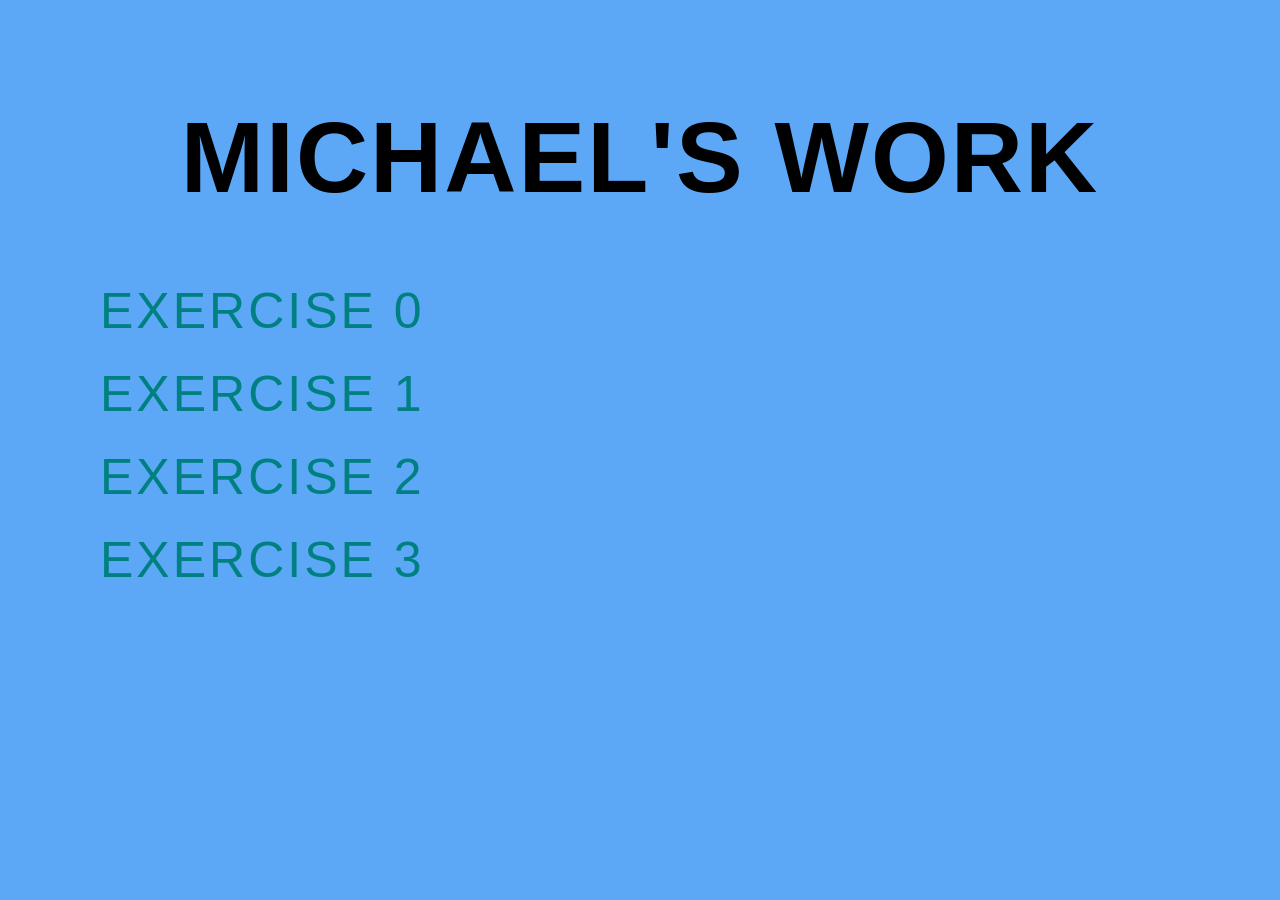
<file: index.html>
<!DOCTYPE html>
<html>
  <head>
    <title>Michael McDermott</title>
    <link href="css/main.css" rel="stylesheet">
  </head>
  <body>
    <h1>Michael's Work</h1>
    <!-- this is an anchor element with a relative path -->
    <ul>
      <li><a href="e0/index.html">exercise 0</a></li>
      <li><a href="e1/index.html">exercise 1</a></li>
      <li><a href="e2/index.html">exercise 2</a></li>
      <li><a href="e3/index.html">exercise 3</a></li>
    </ul>
  </body>
</html>
</file>
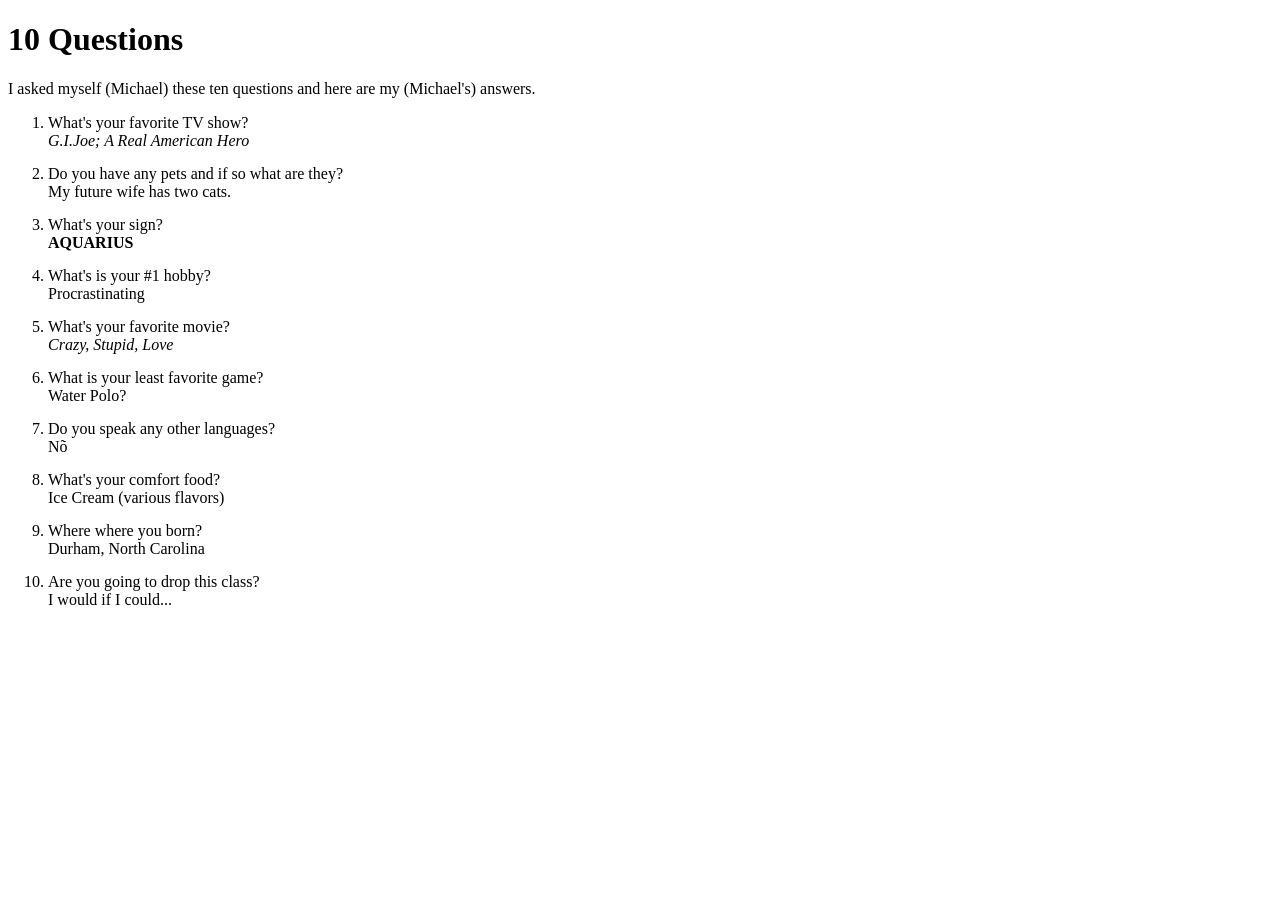
<file: e0/index.html>
<!DOCTYPE html>
<html>
  <head>
    <title>Exercise 0</title>
    <link rel="stylesheet" href="css/main.css">
  </head>
  <body>
    <h1>10 Questions</h1>
    <p>I asked myself (Michael) these ten questions and here are my (Michael's) answers.</p>
    <ol>
      <li>What's your favorite TV show?<br><em>G.I.Joe; A Real American Hero</em></li>
      <li>Do you have any pets and if so what are they?<br>My future wife has two cats.</li>
      <li>What's your sign?<br><strong>AQUARIUS</strong></li>
      <li>What's is your #1 hobby?<br>Procrastinating</li>
      <li>What's your favorite movie?<br><em>Crazy, Stupid, Love</em></li>
      <li>What is your least favorite game?<br>Water Polo?</li>
      <li>Do you speak any other languages?<br>Nõ</li>
      <li>What's your comfort food?<br>Ice Cream (various flavors)</li>
      <li>Where where you born?<br>Durham, North Carolina</li>
      <li>Are you going to drop this class?<br>I would if I could...</li>
    </ol>
  </body>
</html>
</file>
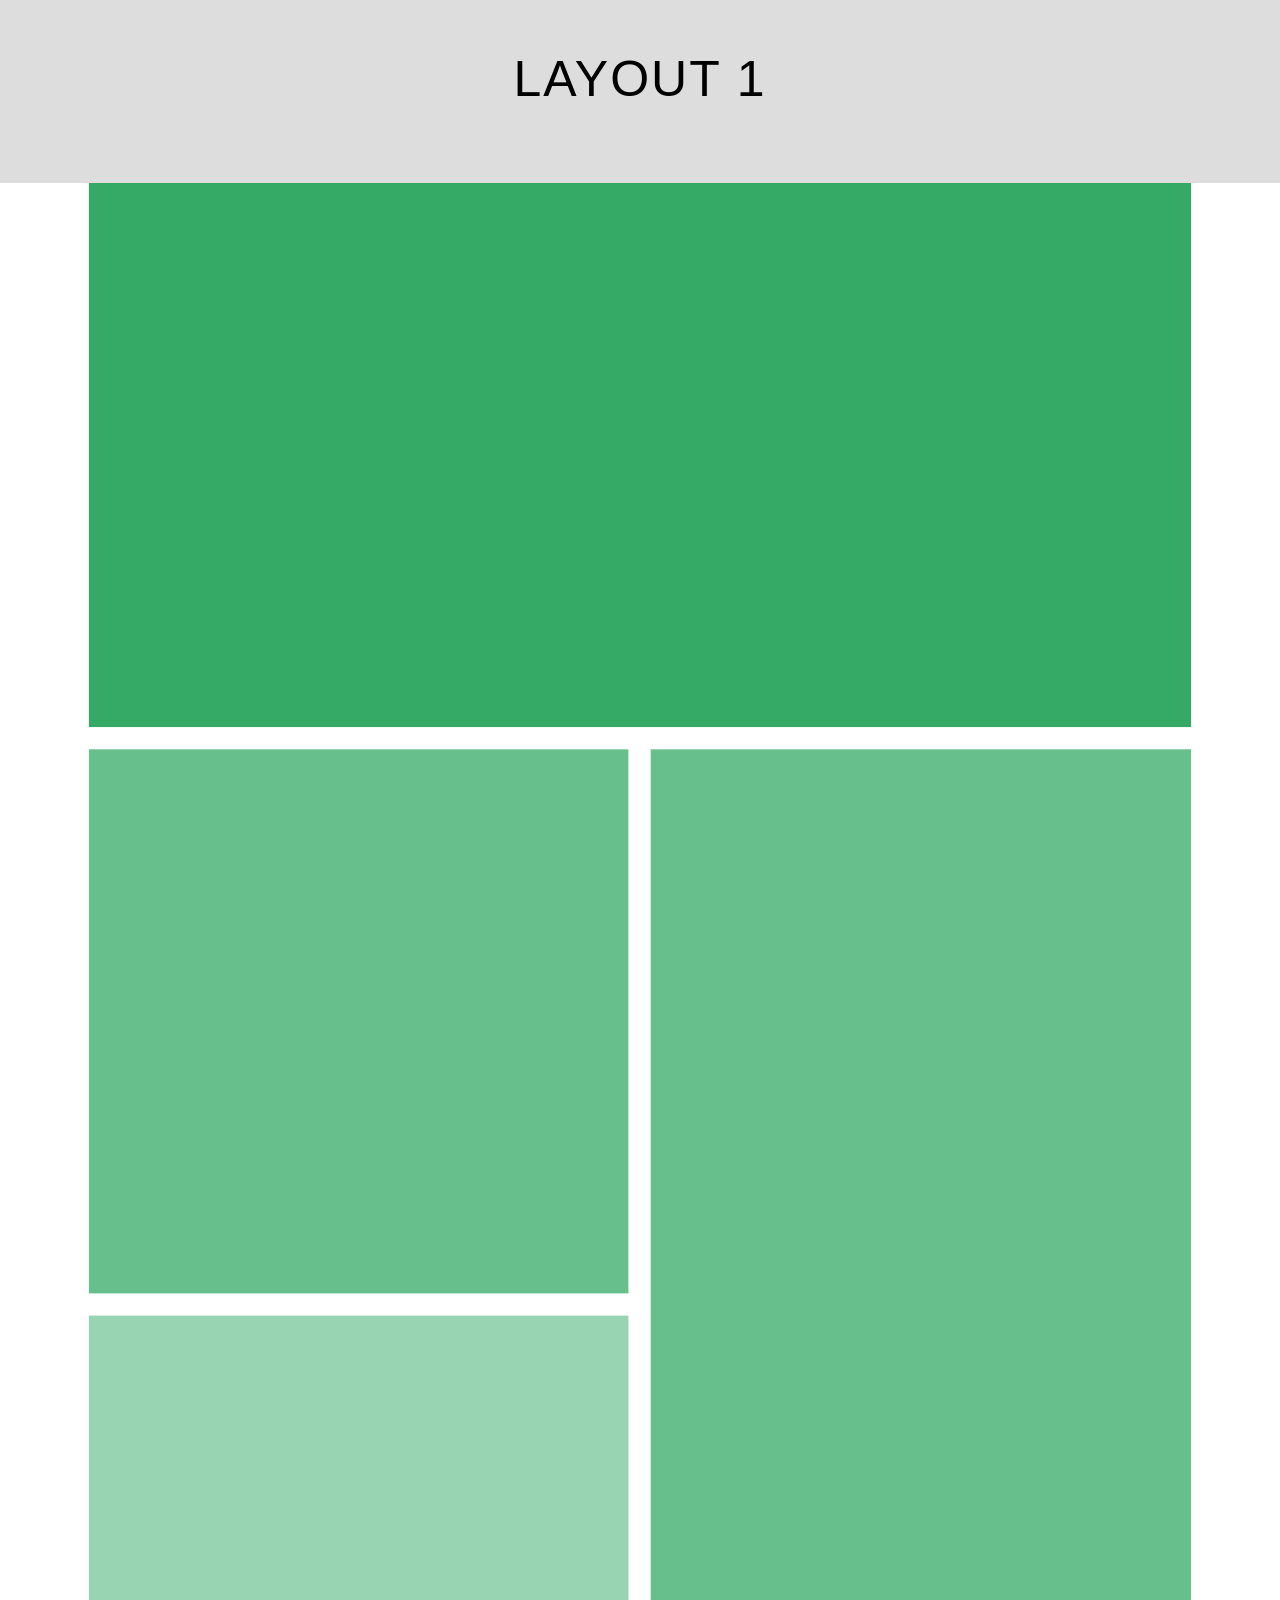
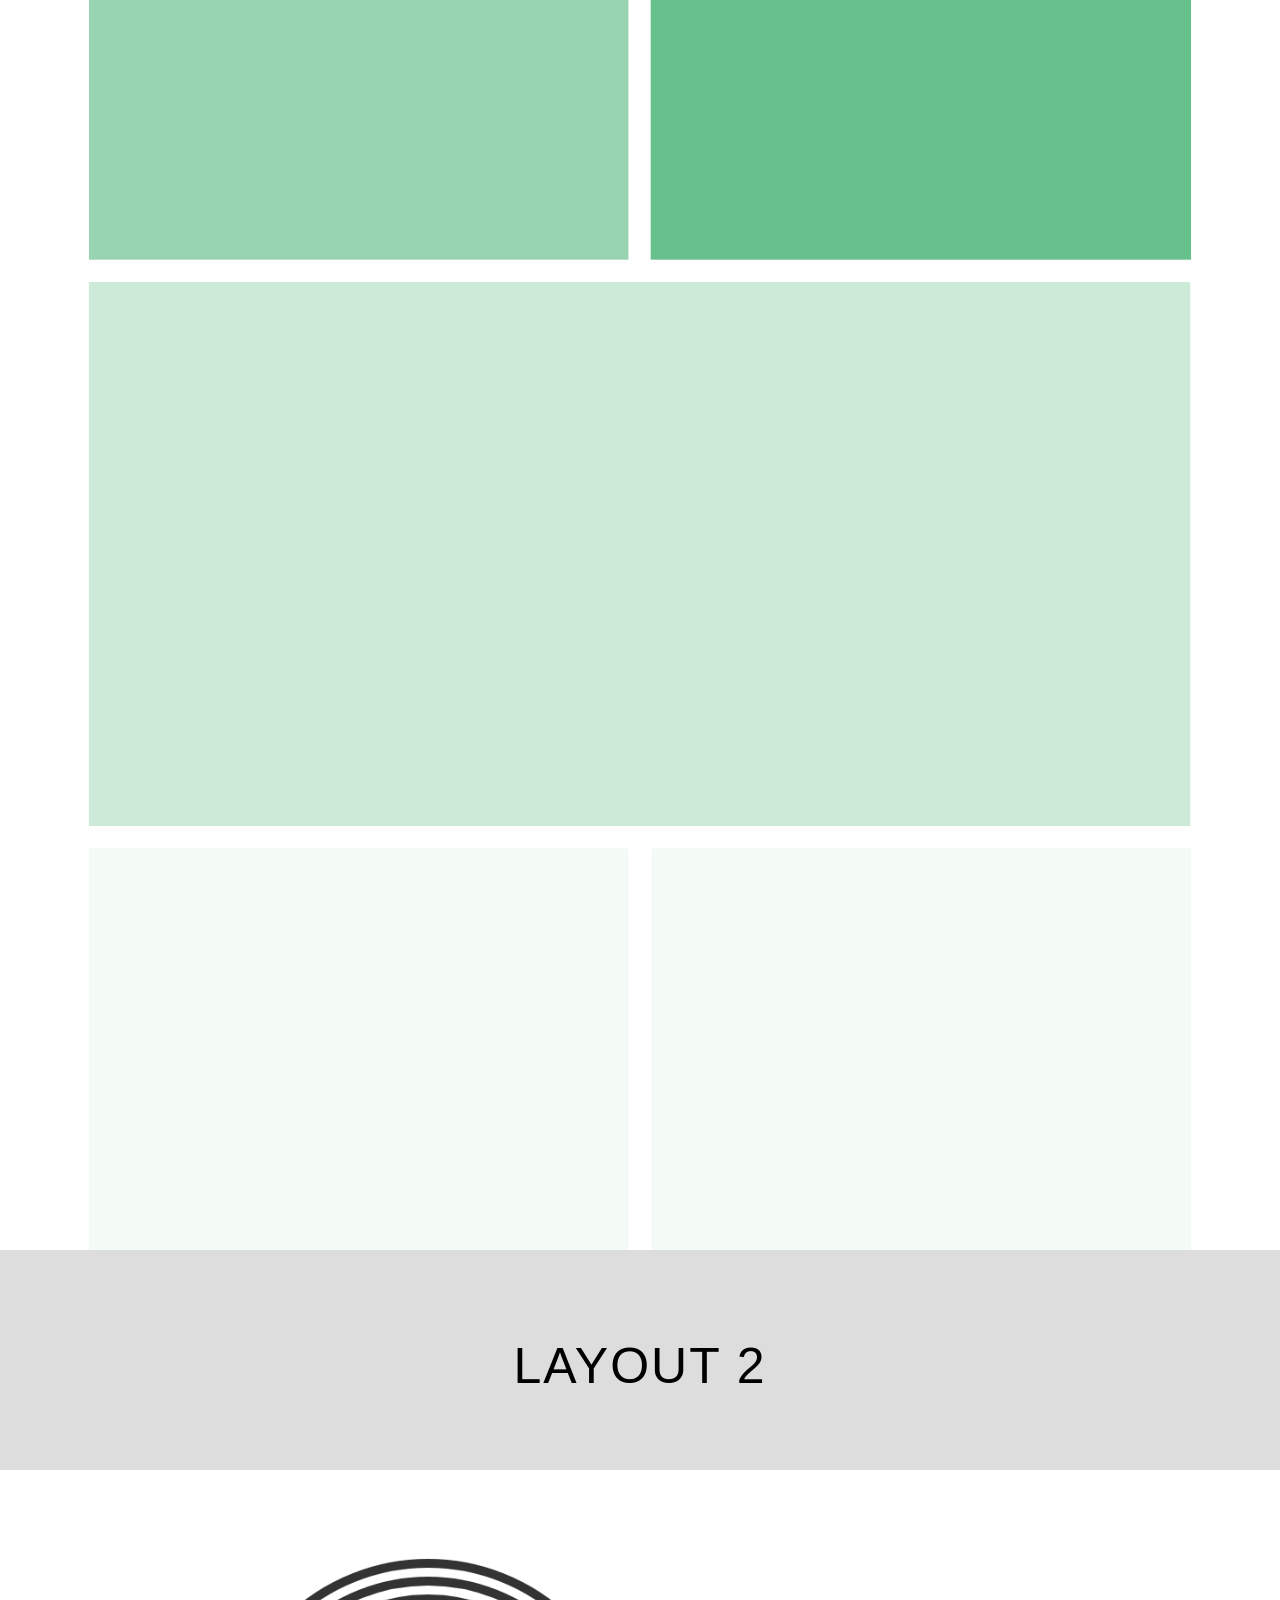
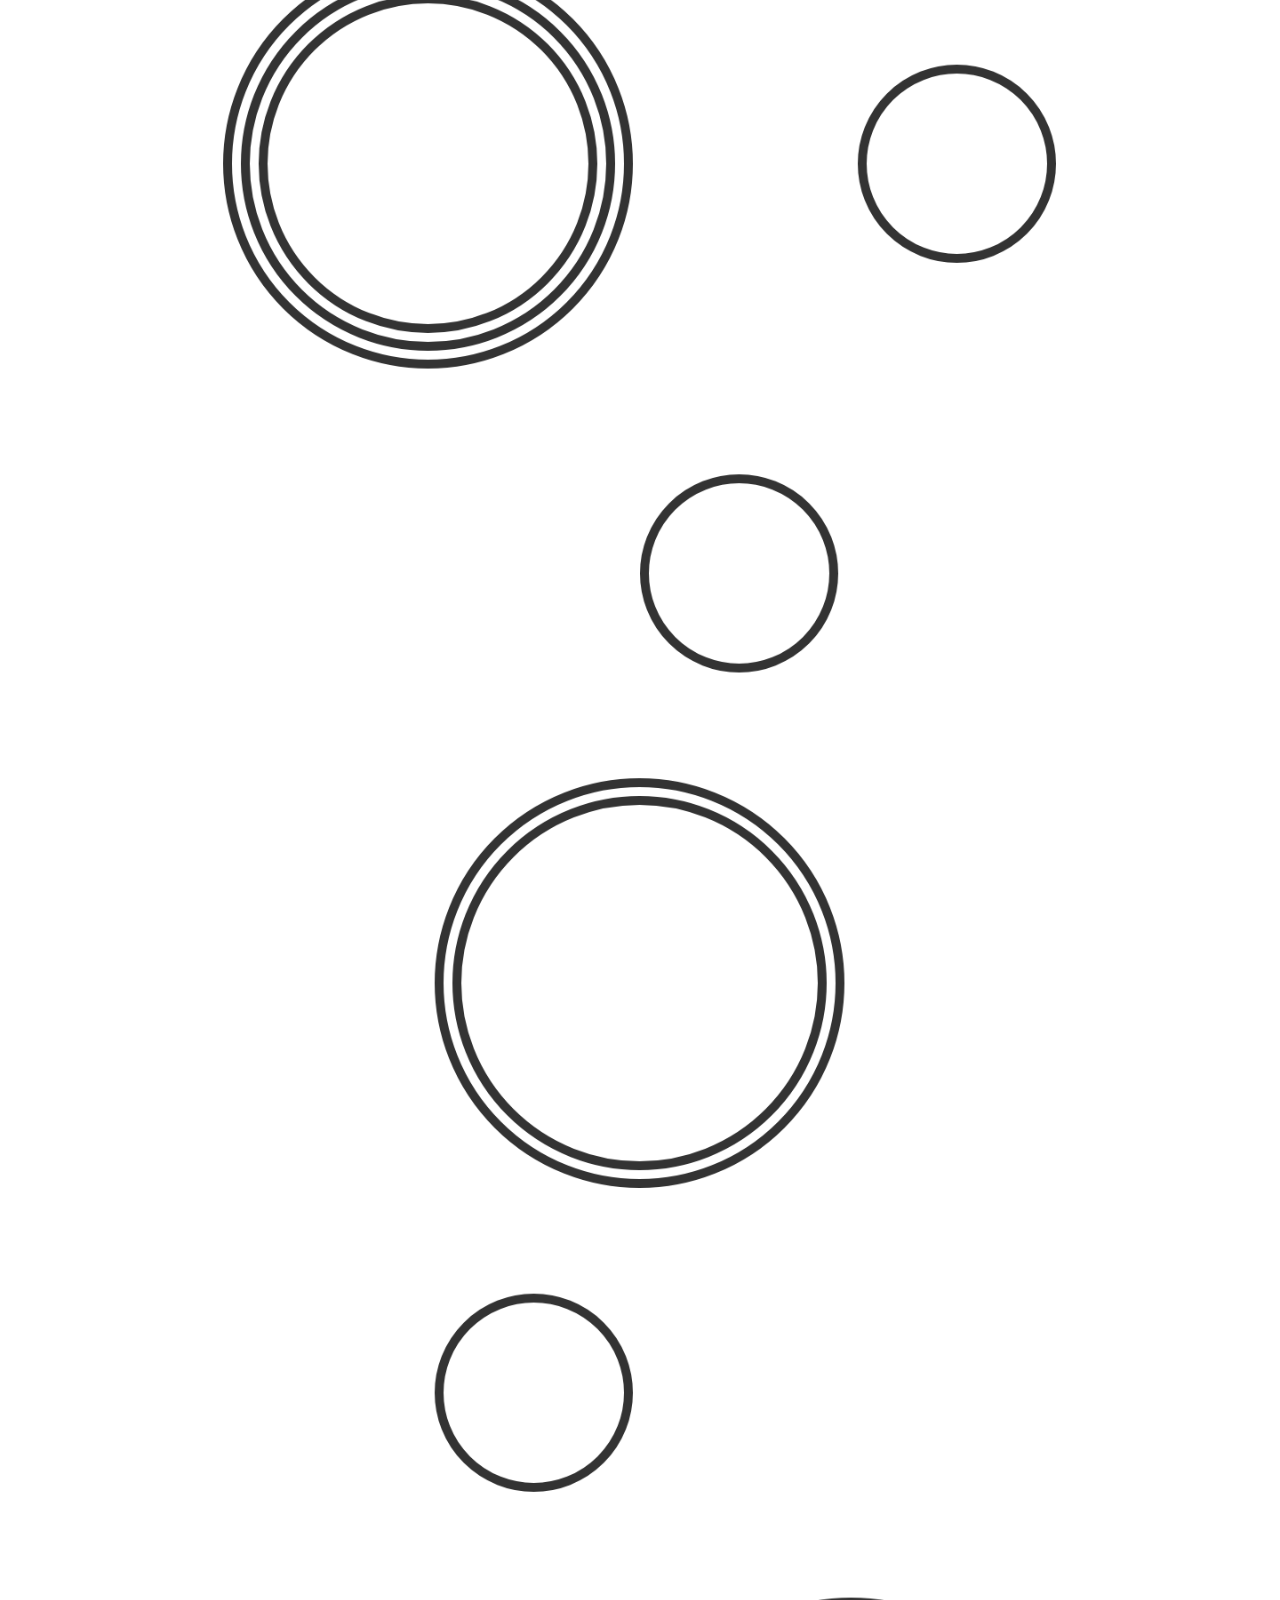
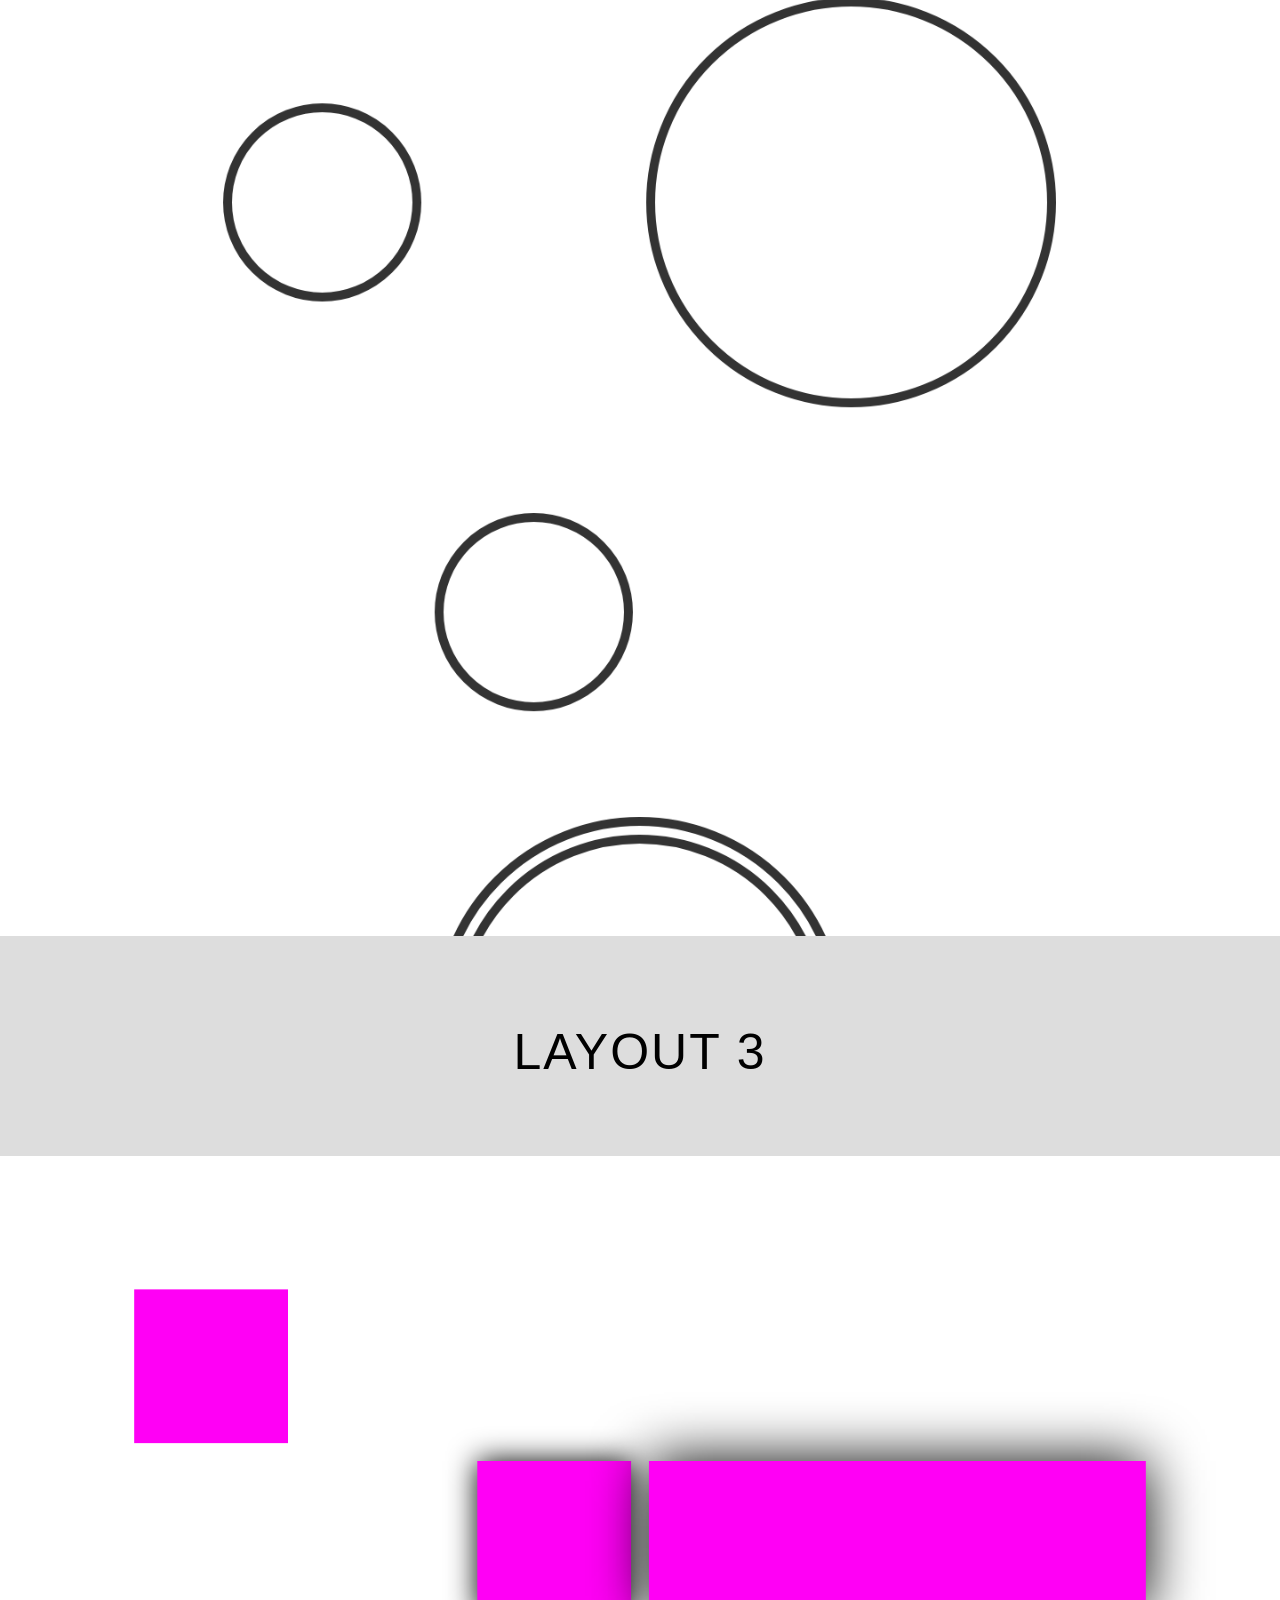
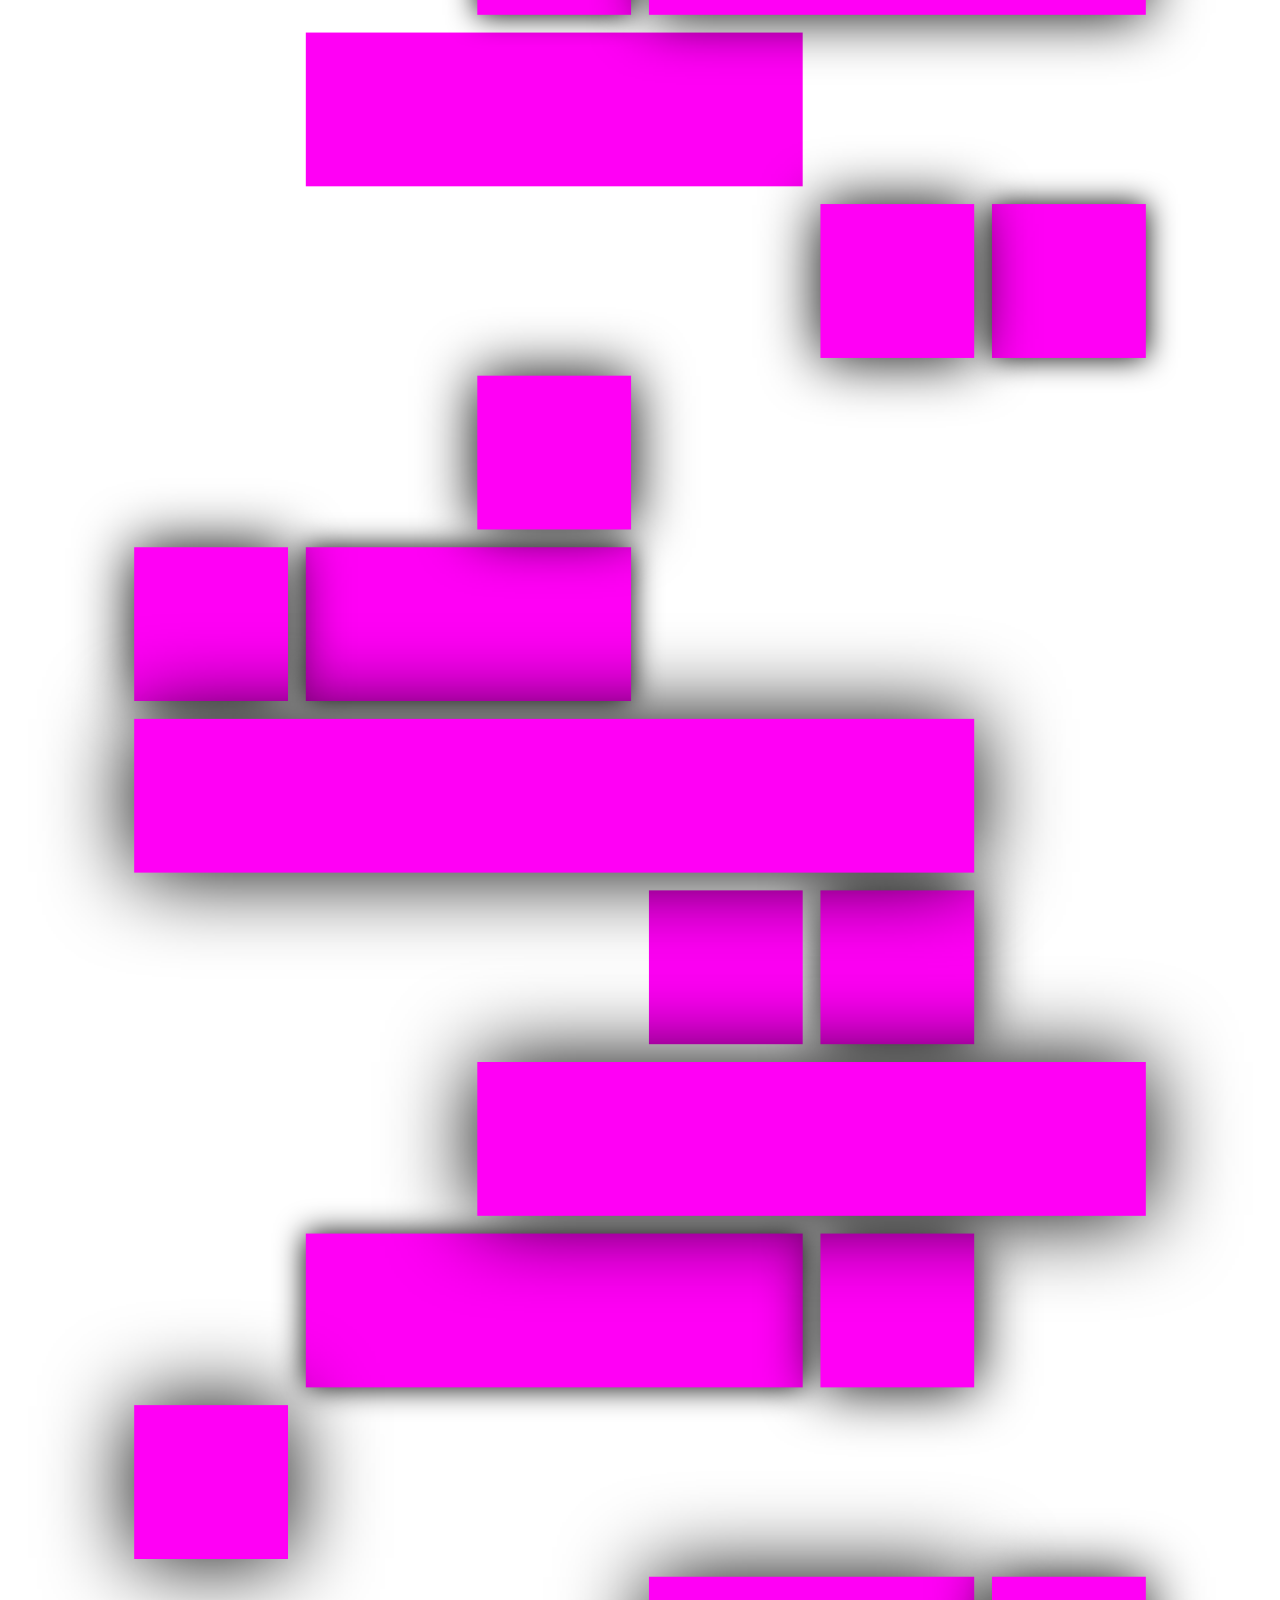
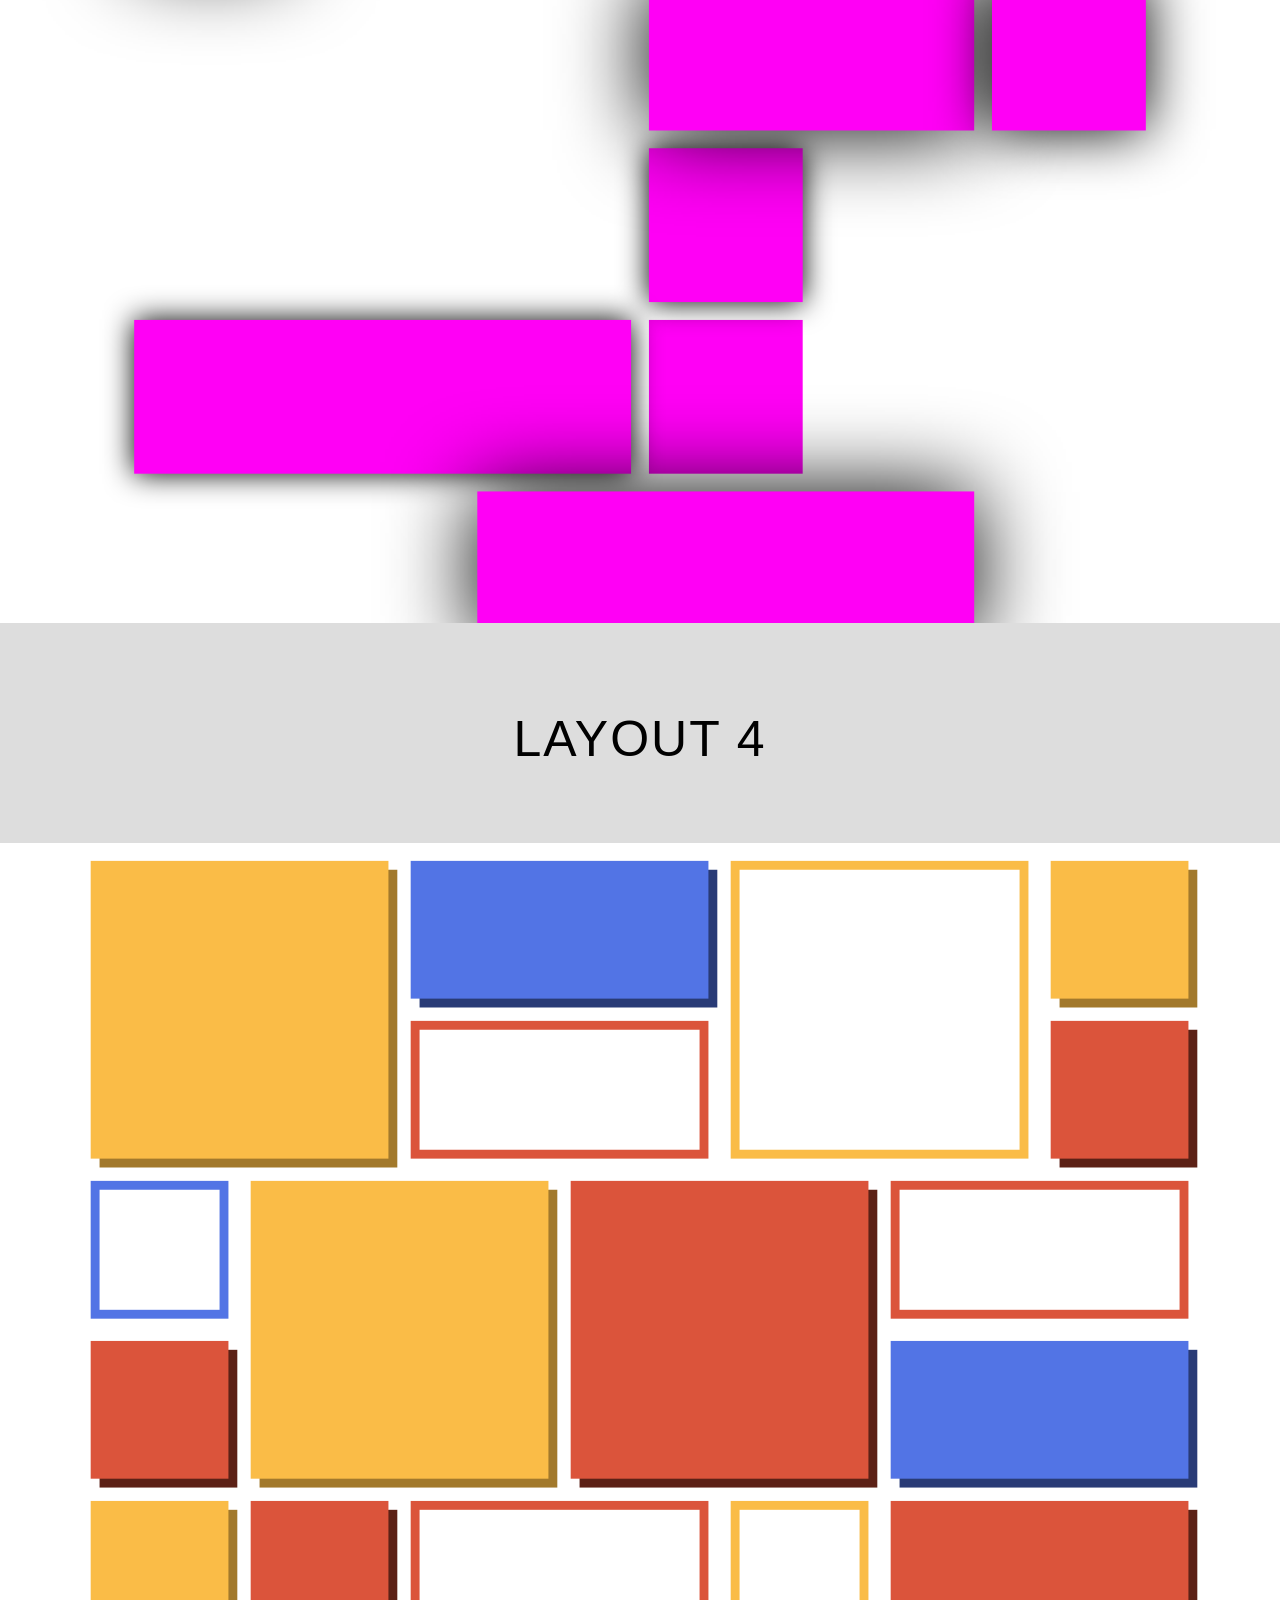
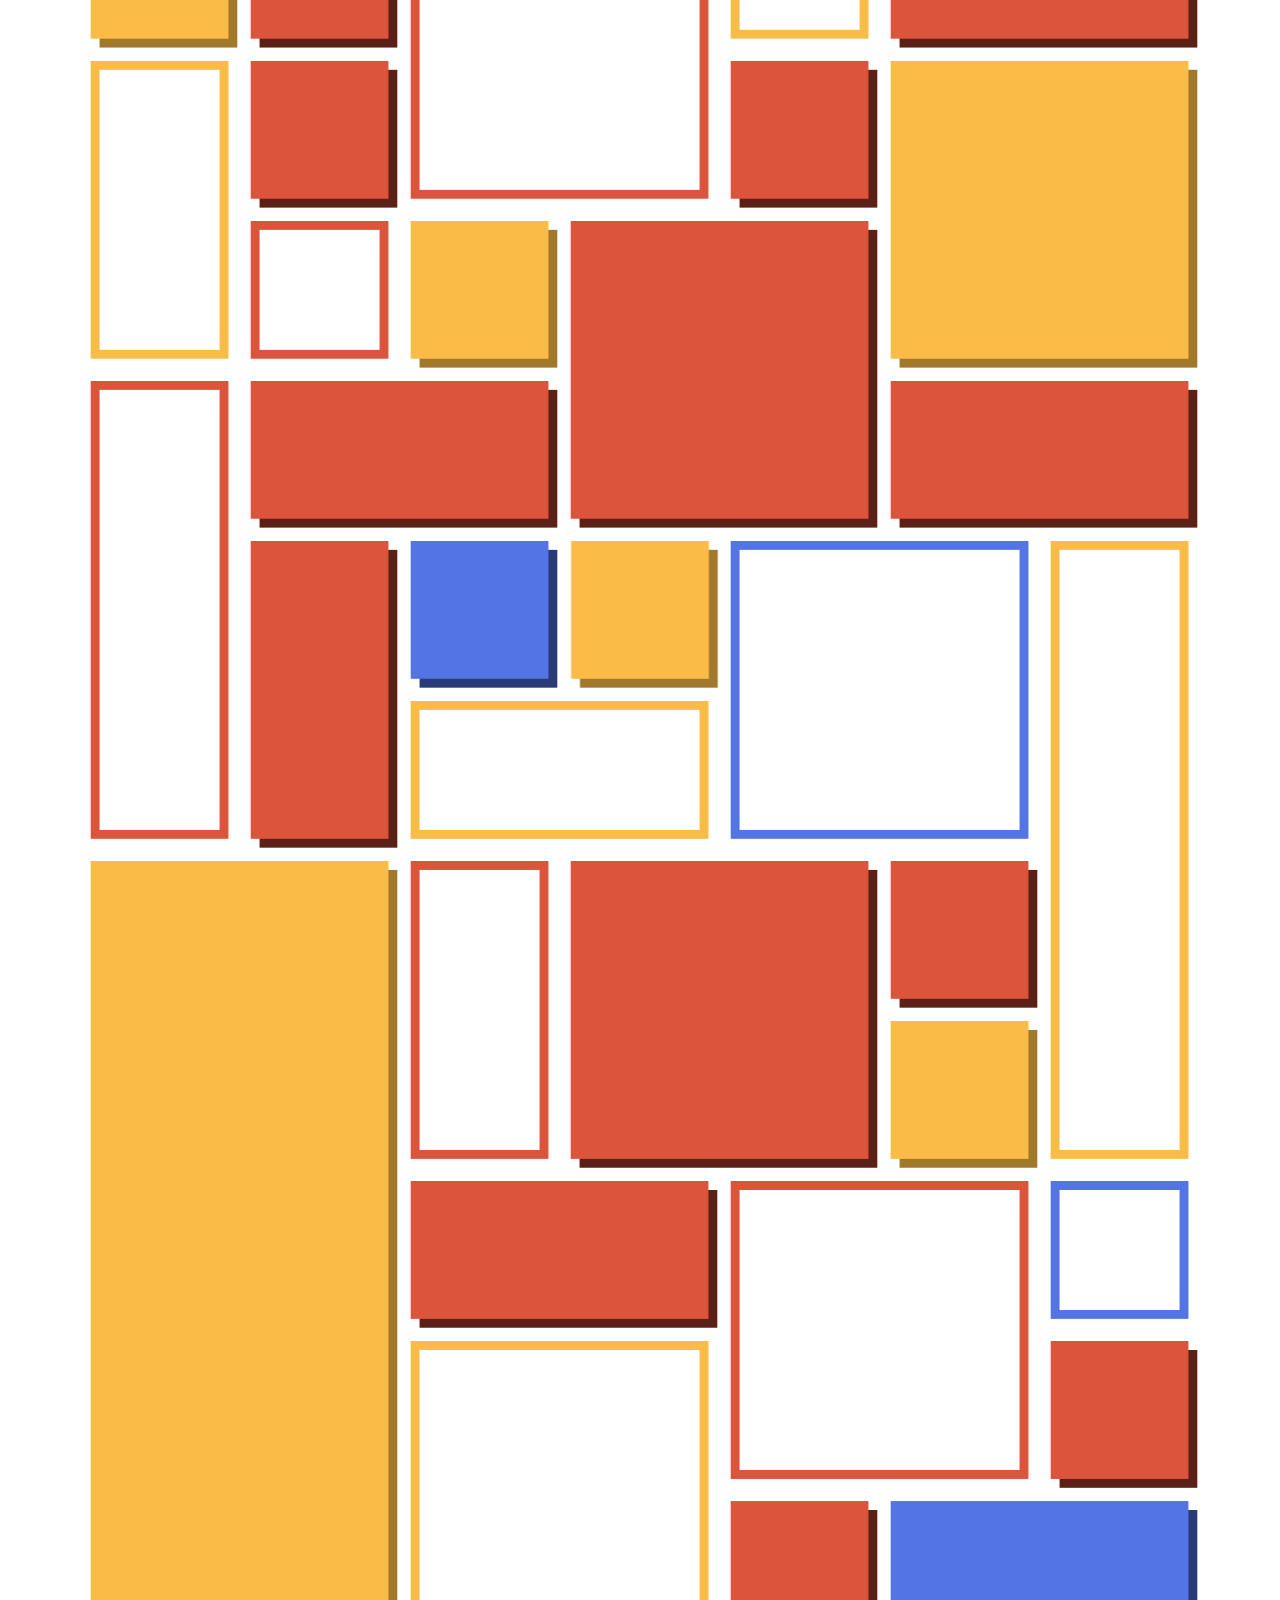
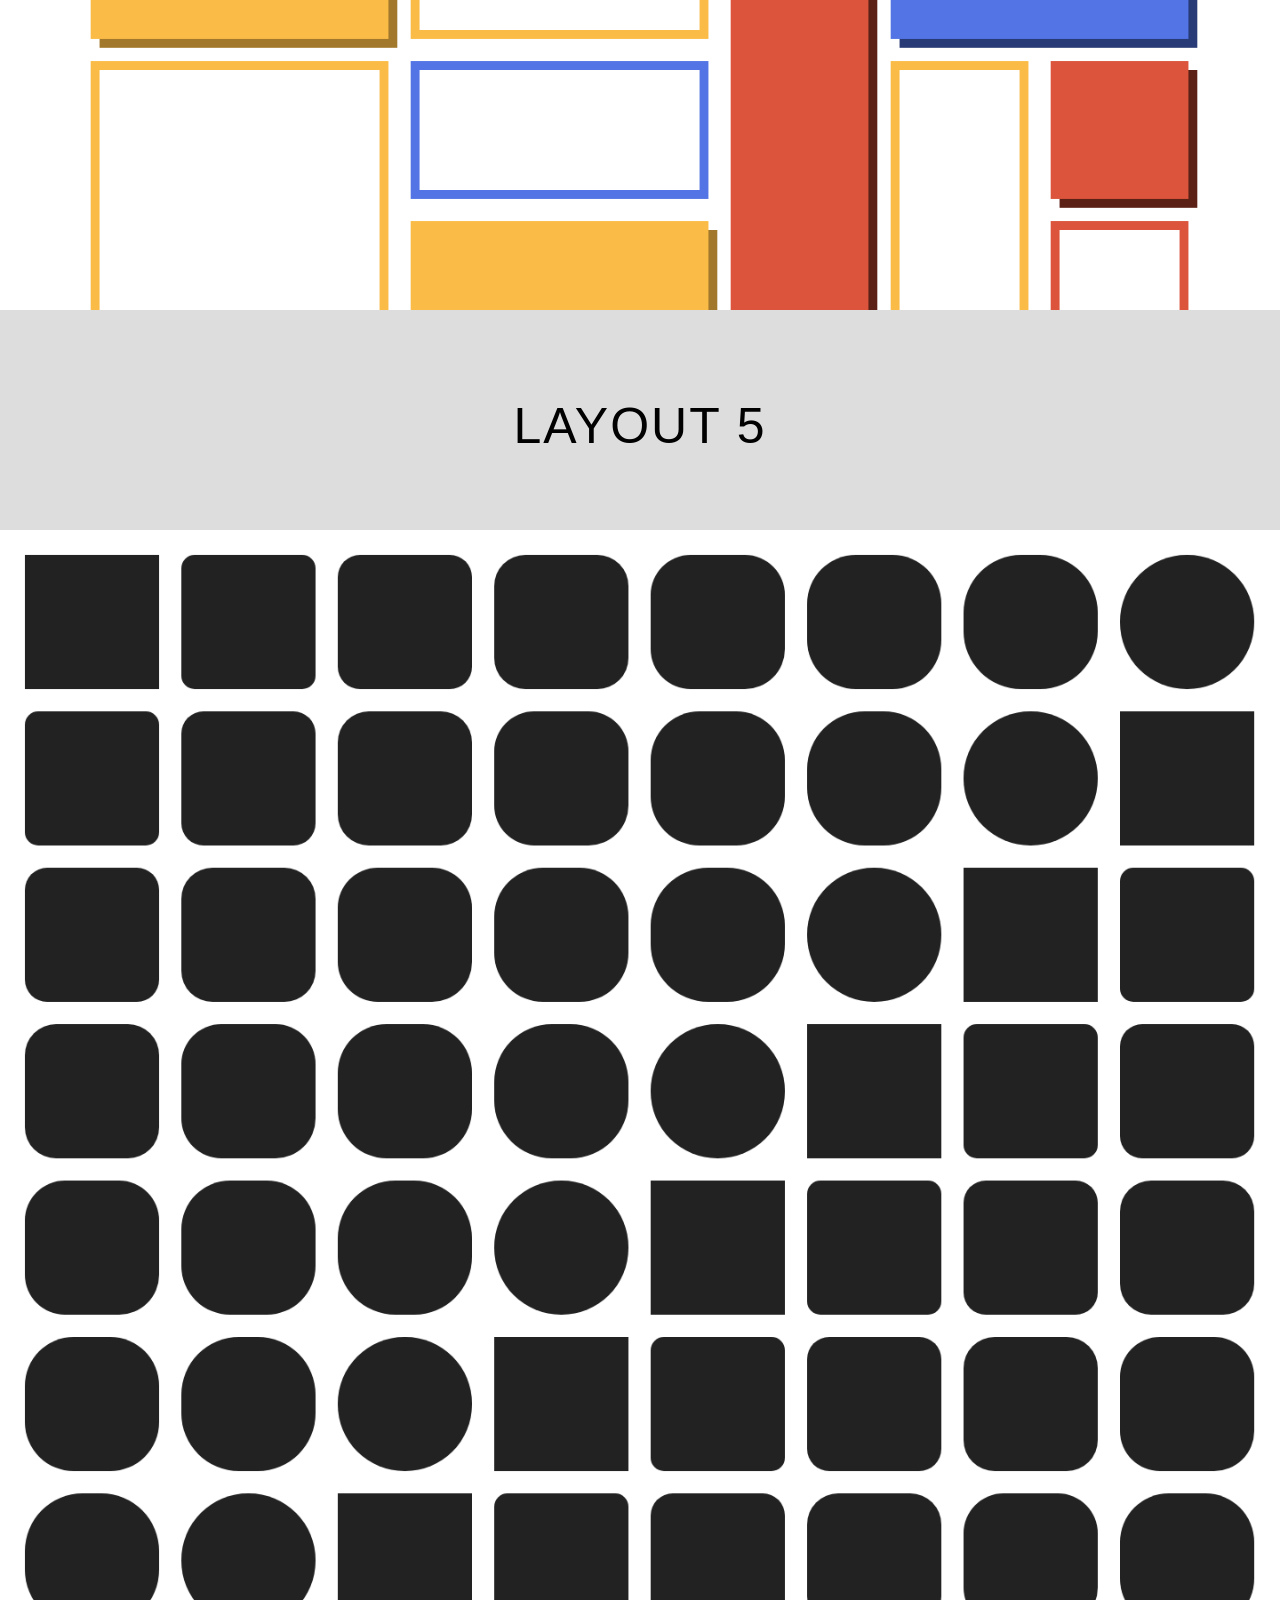
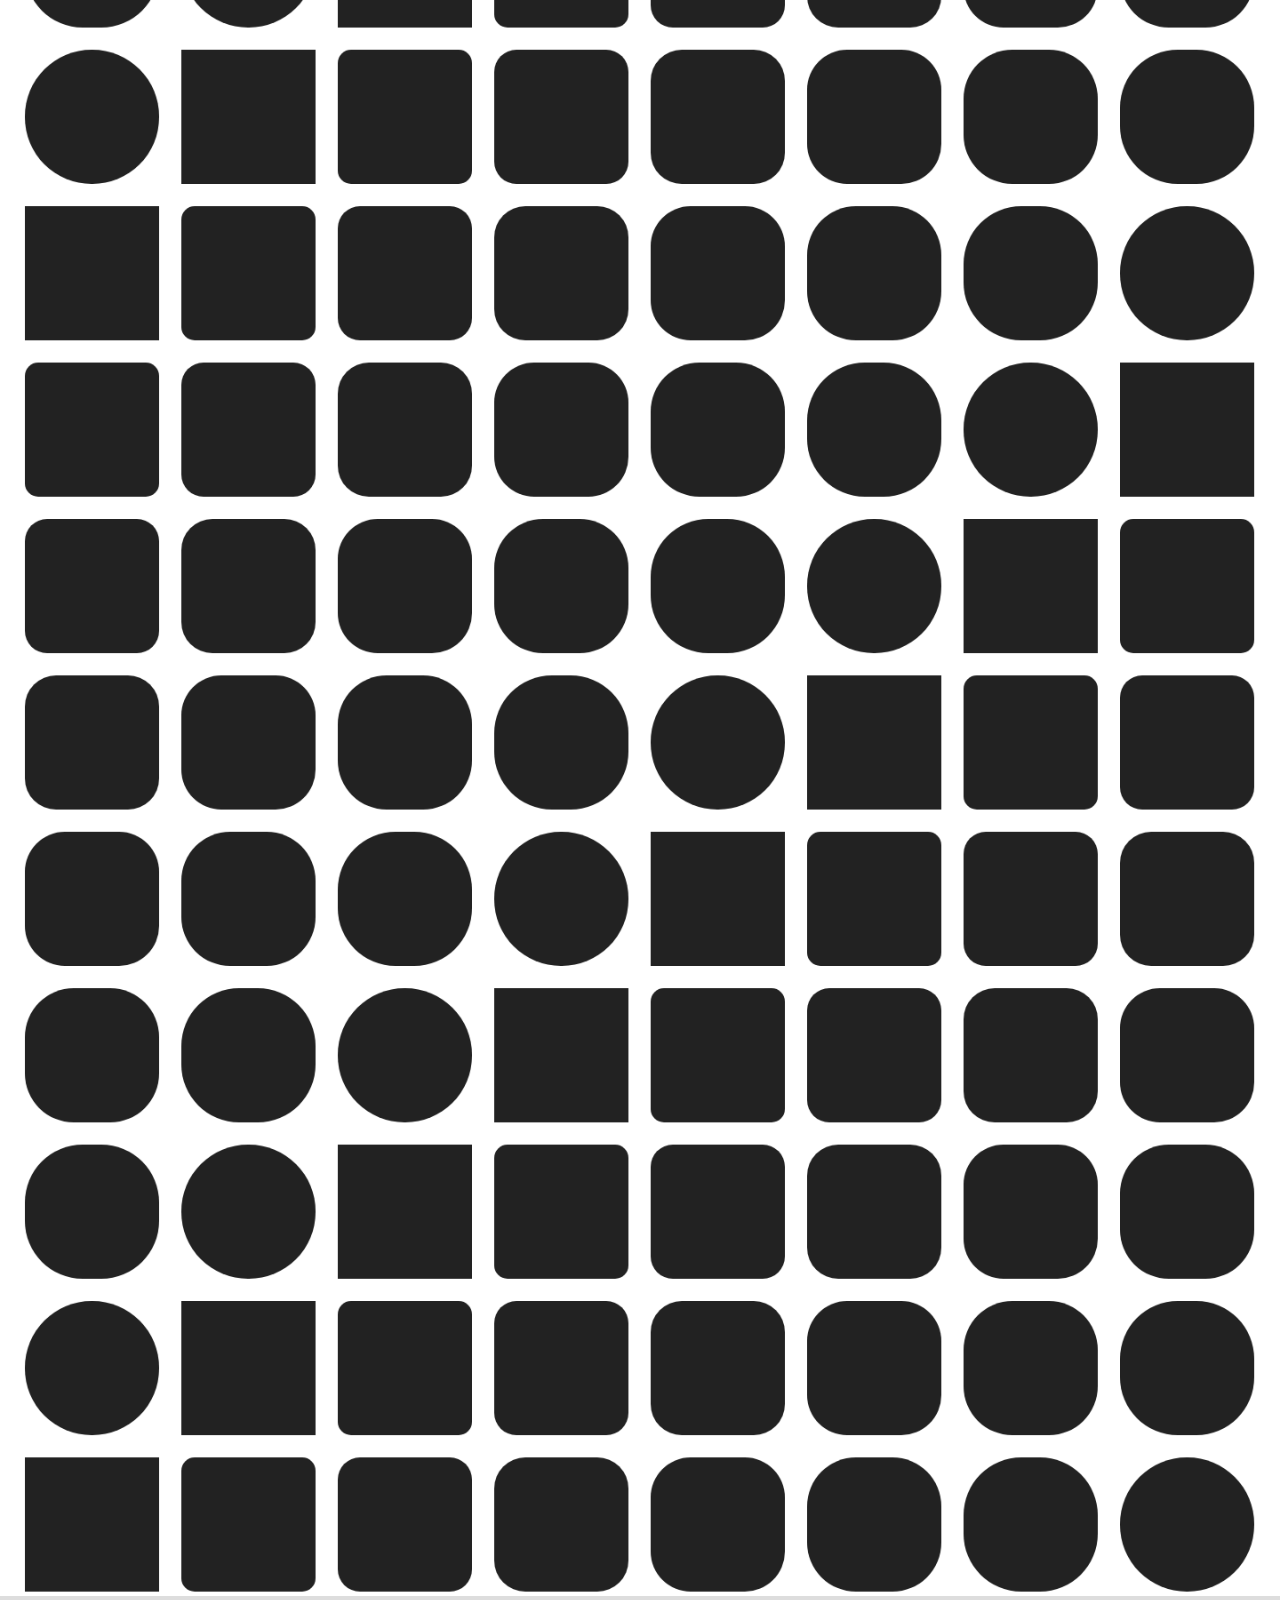
<file: e1/index.html>
<!DOCTYPE html>
<html>
  <head>
    <title>Michael McDermott</title>
    <link href="../css/main.css" rel="stylesheet">
  </head>
  <body id="images">
    <p>Layout 1</p>
    <img src="img/1440-1.png">
    <p>Layout 2</p>
    <img src="img/1440-2.png">
    <p>Layout 3</p>
    <img src="img/1440-3.png">
    <p>Layout 4</p>
    <img src="img/1440-4.png">
    <p>Layout 5</p>
    <img src="img/1440-5.png">
  </body>
</html>
</file>
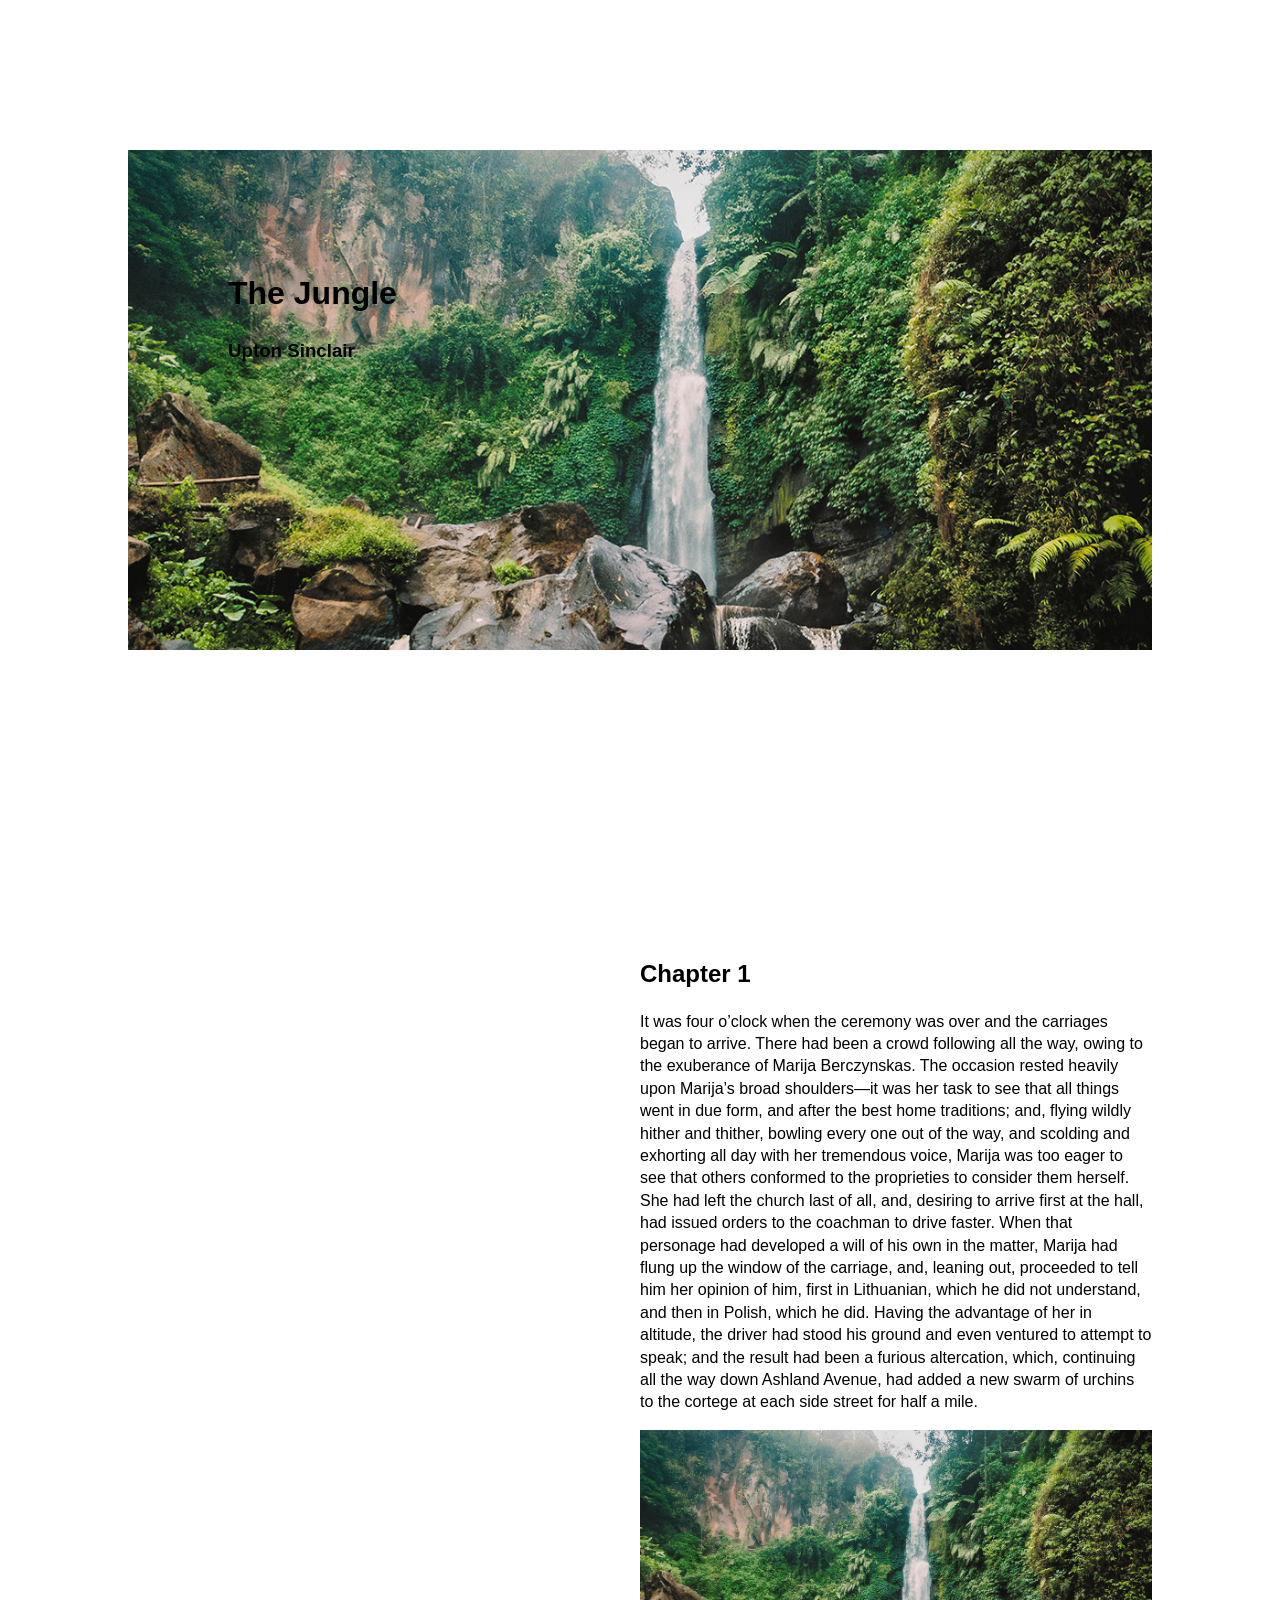
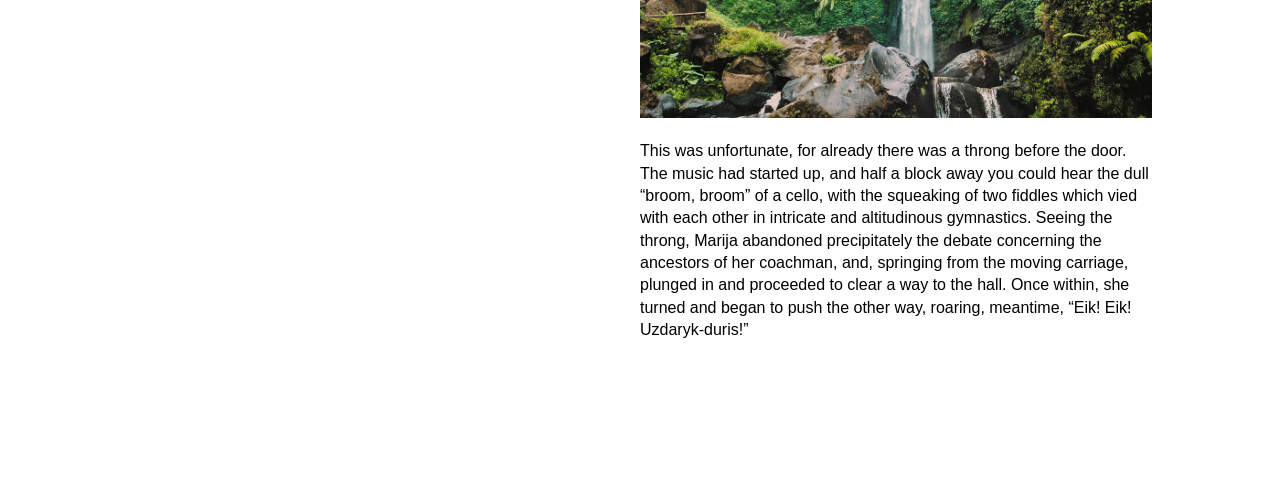
<file: e12/index.html>
<!DOCTYPE html>
<html>
  <head>
    <title>E12</title>
    <link rel="stylesheet" href="css/main.css">
  </head>
  <body>
    <div class="container">
      <div class="header">
        <h1>The Jungle</h1>
        <h3>Upton Sinclair</h3>
      </div>
      <div class="mainText">
        <h2>Chapter 1</h2>
        <p>It was four o’clock when the ceremony was over and the carriages began to arrive. There had been a crowd following all the way, owing to the exuberance of Marija Berczynskas. The occasion rested heavily upon Marija’s broad shoulders—it was her task to see that all things went in due form, and after the best home traditions; and, flying wildly hither and thither, bowling every one out of the way, and scolding and exhorting all day with her tremendous voice, Marija was too eager to see that others conformed to the proprieties to consider them herself. She had left the church last of all, and, desiring to arrive first at the hall, had issued orders to the coachman to drive faster. When that personage had developed a will of his own in the matter, Marija had flung up the window of the carriage, and, leaning out, proceeded to tell him her opinion of him, first in Lithuanian, which he did not understand, and then in Polish, which he did. Having the advantage of her in altitude, the driver had stood his ground and even ventured to attempt to speak; and the result had been a furious altercation, which, continuing all the way down Ashland Avenue, had added a new swarm of urchins to the cortege at each side street for half a mile.</p>
        <img src="img/image.jpg">
        <p>This was unfortunate, for already there was a throng before the door. The music had started up, and half a block away you could hear the dull “broom, broom” of a cello, with the squeaking of two fiddles which vied with each other in intricate and altitudinous gymnastics. Seeing the throng, Marija abandoned precipitately the debate concerning the ancestors of her coachman, and, springing from the moving carriage, plunged in and proceeded to clear a way to the hall. Once within, she turned and began to push the other way, roaring, meantime, “Eik! Eik! Uzdaryk-duris!”</p>
      </div>
    </div>
  </body>
</html>
</file>
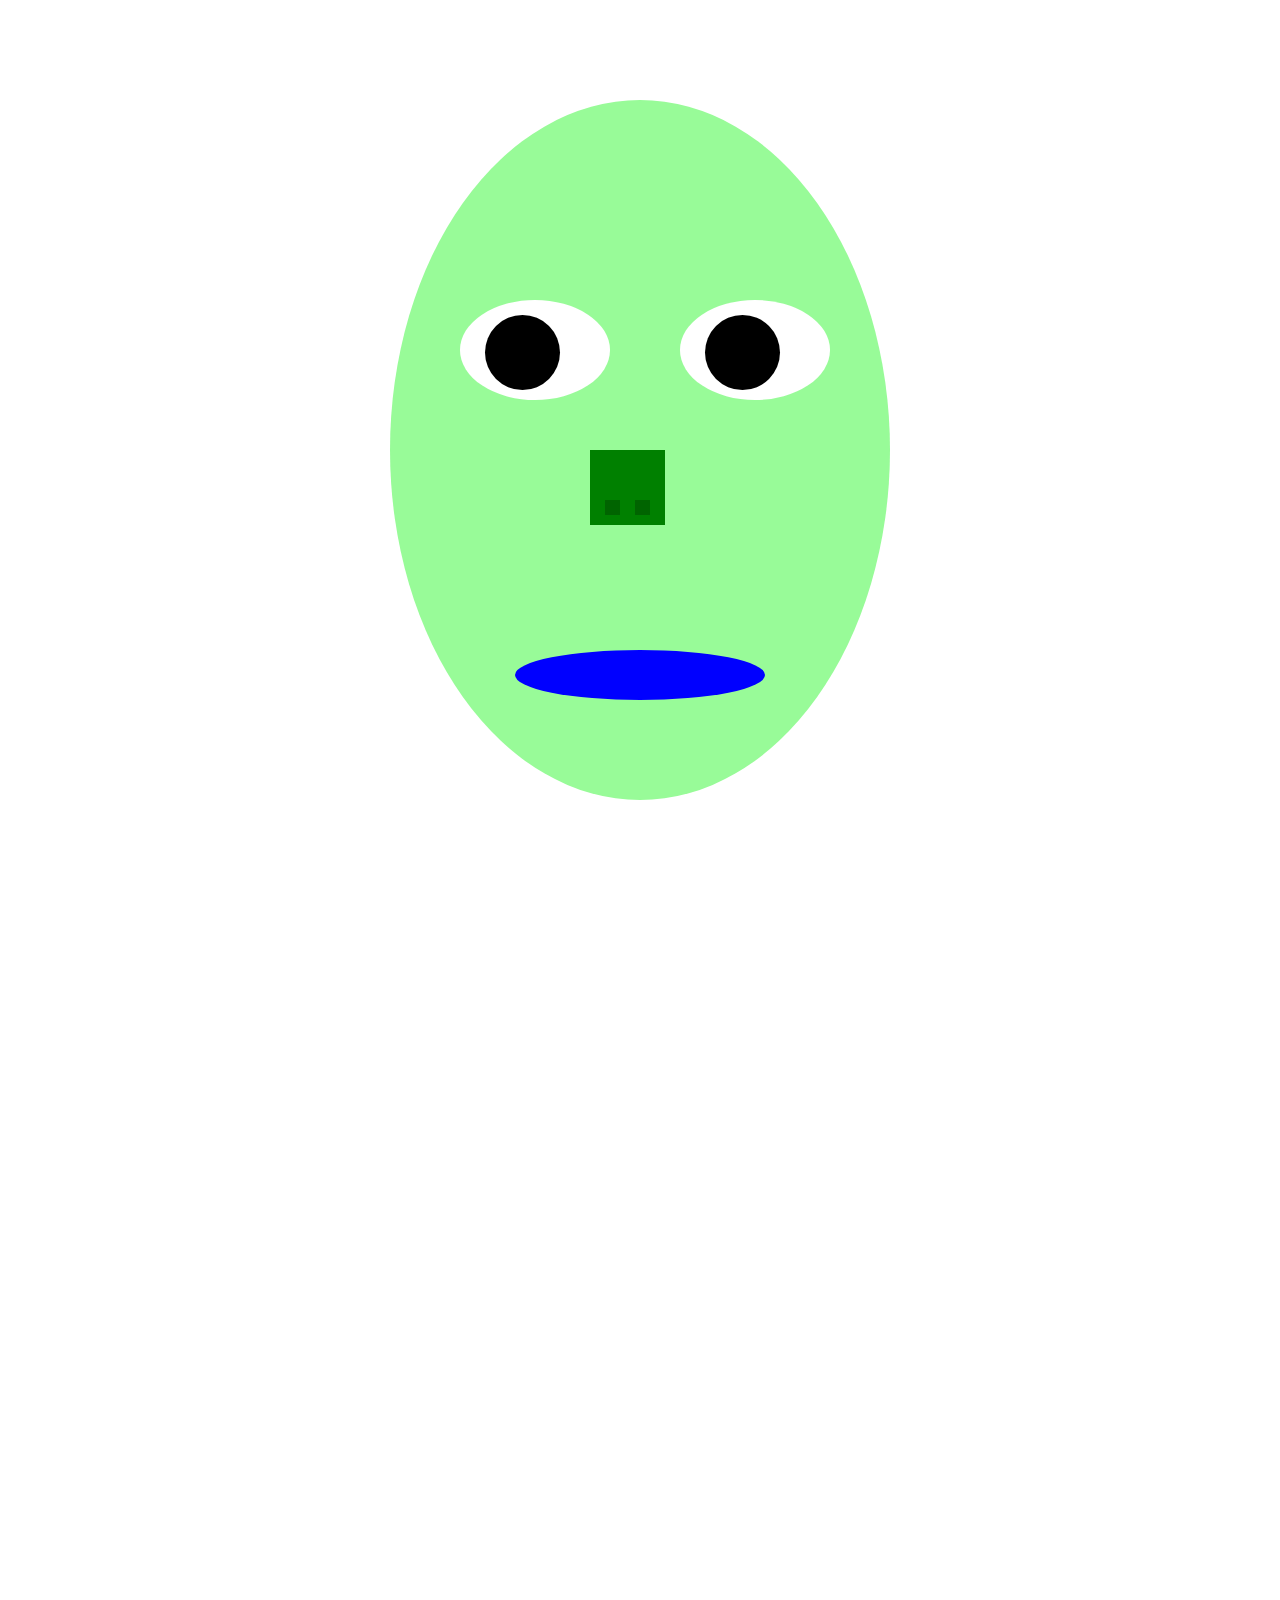
<file: e14/index.html>
<!DOCTYPE html>
<html>
  <head>
    <title>E14</title>
    <link rel="stylesheet" href="css/main.css">
  </head>
  <body>
    <div class="head">
      <div class="l-eye">
        <div class="pupil"></div>
      </div>
      <div class="r-eye">
        <div class="pupil"></div>
      </div>
      <div class="nose">
        <div class="l-nostril"></div>
        <div class="r-nostril"></div>
      </div>
      <div class="mouth"></div>
    </div>
  </body>
</html>
</file>
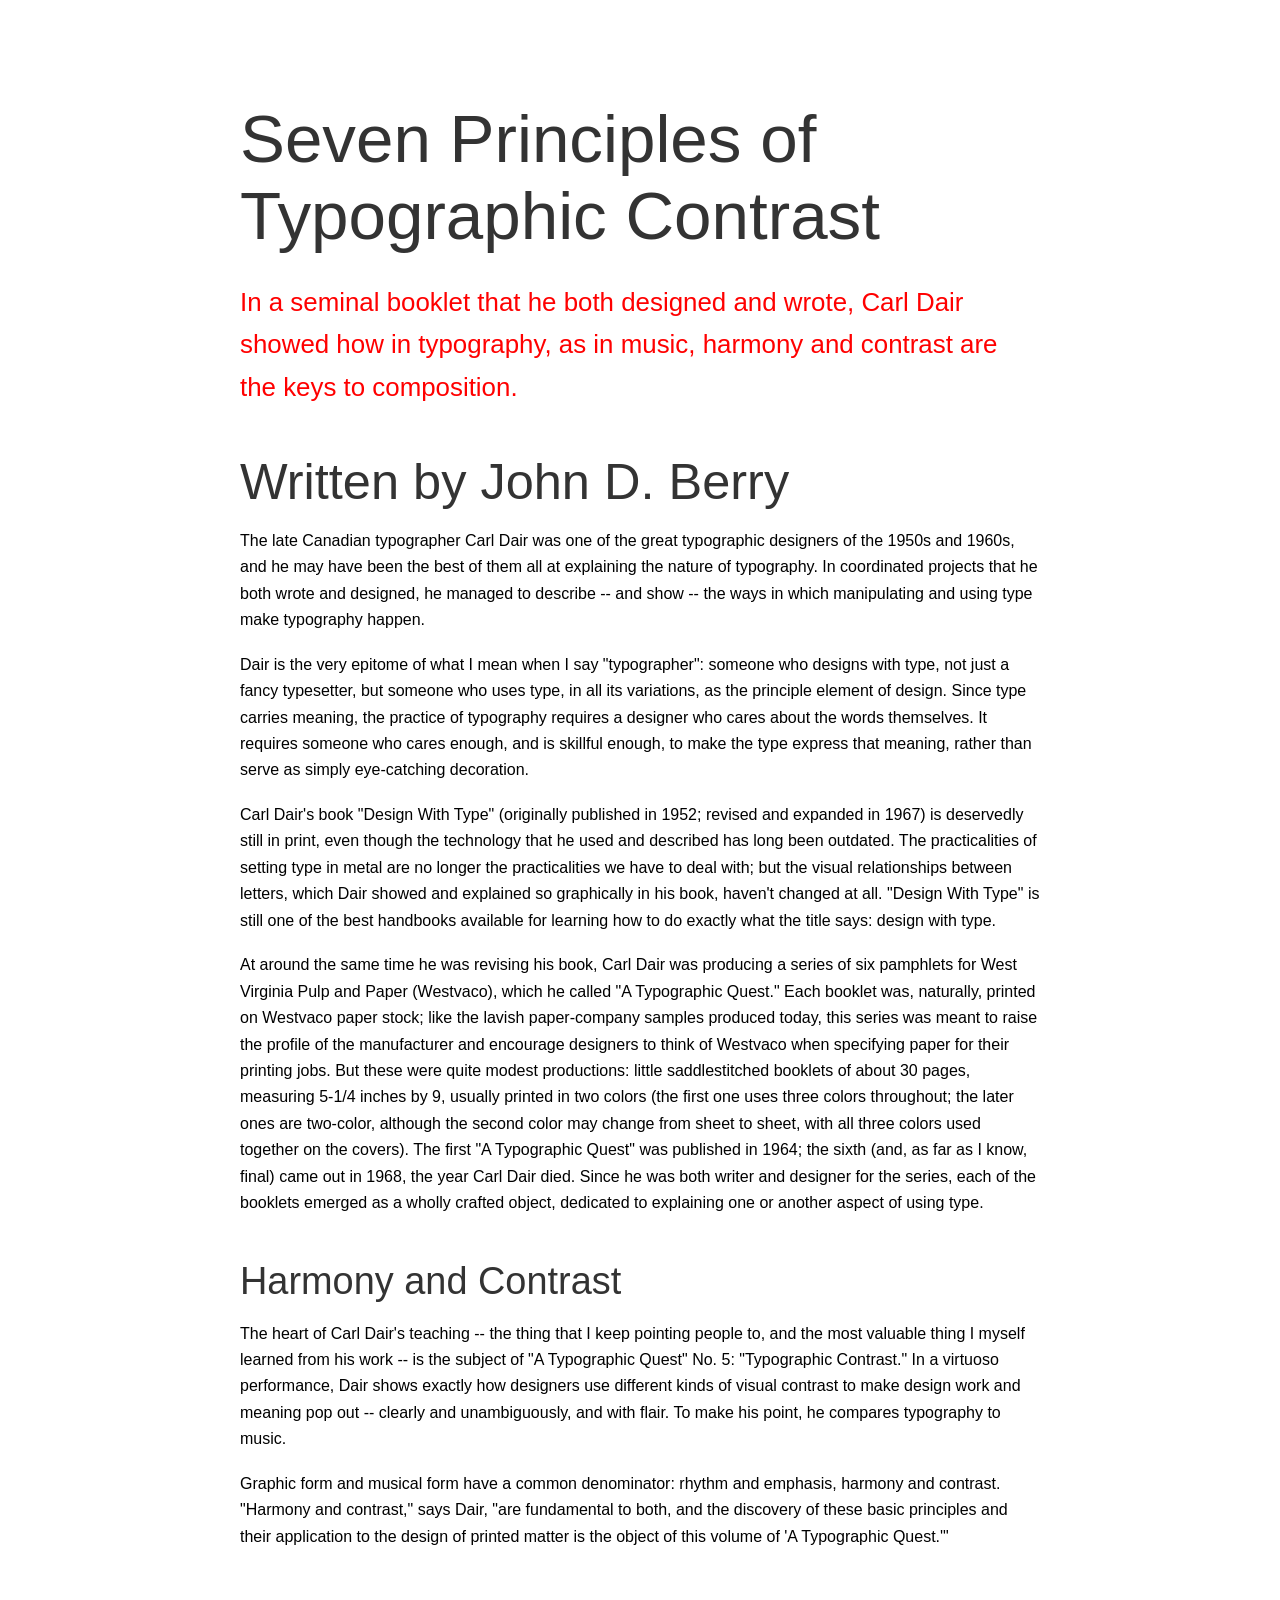
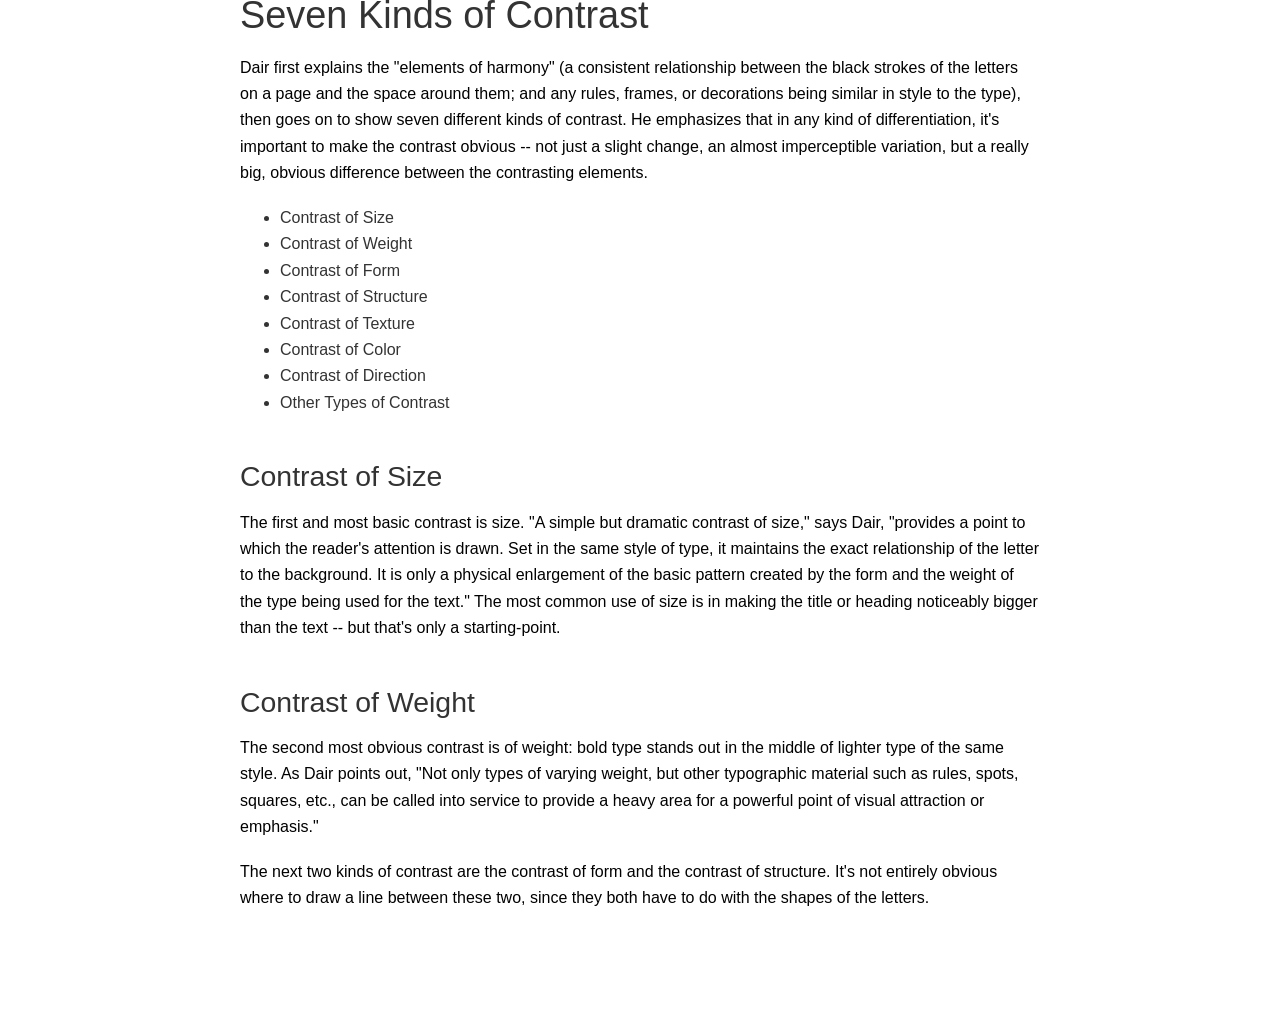
<file: e4/index.html>
<!DOCTYPE html>
<html>
  <head>
    <title>Exercise 4</title>
    <link rel="stylesheet" href="css/main.css">
  </head>
  <body>
    <div class="container">
      <h1>Seven Principles of Typographic Contrast</h1>
      <p class="intro">In a seminal booklet that he both designed and wrote, Carl Dair showed how in typography, as in music, harmony and contrast are the keys to composition.</p>
      <h2>Written by John D. Berry</h2>
      <p>The late Canadian typographer Carl Dair was one of the great typographic designers of the 1950s and 1960s, and he may have been the best of them all at explaining the nature of typography. In coordinated projects that he both wrote and designed, he managed to describe -- and show -- the ways in which manipulating and using type make typography happen.</p>
      <p>Dair is the very epitome of what I mean when I say "typographer": someone who designs with type, not just a fancy typesetter, but someone who uses type, in all its variations, as the principle element of design. Since type carries meaning, the practice of typography requires a designer who cares about the words themselves. It requires someone who cares enough, and is skillful enough, to make the type express that meaning, rather than serve as simply eye-catching decoration.</p>
      <p>Carl Dair's book "Design With Type" (originally published in 1952; revised and expanded in 1967) is deservedly still in print, even though the technology that he used and described has long been outdated. The practicalities of setting type in metal are no longer the practicalities we have to deal with; but the visual relationships between letters, which Dair showed and explained so graphically in his book, haven't changed at all. "Design With Type" is still one of the best handbooks available for learning how to do exactly what the title says: design with type.</p>
      <p>At around the same time he was revising his book, Carl Dair was producing a series of six pamphlets for West Virginia Pulp and Paper (Westvaco), which he called "A Typographic Quest." Each booklet was, naturally, printed on Westvaco paper stock; like the lavish paper-company samples produced today, this series was meant to raise the profile of the manufacturer and encourage designers to think of Westvaco when specifying paper for their printing jobs. But these were quite modest productions: little saddlestitched booklets of about 30 pages, measuring 5-1/4 inches by 9, usually printed in two colors (the first one uses three colors throughout; the later ones are two-color, although the second color may change from sheet to sheet, with all three colors used together on the covers). The first "A Typographic Quest" was published in 1964; the sixth (and, as far as I know, final) came out in 1968, the year Carl Dair died. Since he was both writer and designer for the series, each of the booklets emerged as a wholly crafted object, dedicated to explaining one or another aspect of using type.</p>
      <h3>Harmony and Contrast</h3>
      <p>The heart of Carl Dair's teaching -- the thing that I keep pointing people to, and the most valuable thing I myself learned from his work -- is the subject of "A Typographic Quest" No. 5: "Typographic Contrast." In a virtuoso performance, Dair shows exactly how designers use different kinds of visual contrast to make design work and meaning pop out -- clearly and unambiguously, and with flair. To make his point, he compares typography to music.</p>
      <p>Graphic form and musical form have a common denominator: rhythm and emphasis, harmony and contrast. "Harmony and contrast," says Dair, "are fundamental to both, and the discovery of these basic principles and their application to the design of printed matter is the object of this volume of 'A Typographic Quest.'"</p>
      <h3>Seven Kinds of Contrast</h3>
      <p>Dair first explains the "elements of harmony" (a consistent relationship between the black strokes of the letters on a page and the space around them; and any rules, frames, or decorations being similar in style to the type), then goes on to show seven different kinds of contrast. He emphasizes that in any kind of differentiation, it's important to make the contrast obvious -- not just a slight change, an almost imperceptible variation, but a really big, obvious difference between the contrasting elements.</p>
      <ul>
        <li>Contrast of Size</li>
        <li>Contrast of Weight</li>
        <li>Contrast of Form</li>
        <li>Contrast of Structure</li>
        <li>Contrast of Texture</li>
        <li>Contrast of Color</li>
        <li>Contrast of Direction</li>
        <li>Other Types of Contrast</li>
      </ul>
      <h4>Contrast of Size</h4>
      <p>The first and most basic contrast is size. "A simple but dramatic contrast of size," says Dair, "provides a point to which the reader's attention is drawn. Set in the same style of type, it maintains the exact relationship of the letter to the background. It is only a physical enlargement of the basic pattern created by the form and the weight of the type being used for the text." The most common use of size is in making the title or heading noticeably bigger than the text -- but that's only a starting-point.</p>
      <h4>Contrast of Weight</h4>
      <p>The second most obvious contrast is of weight: bold type stands out in the middle of lighter type of the same style. As Dair points out, "Not only types of varying weight, but other typographic material such as rules, spots, squares, etc., can be called into service to provide a heavy area for a powerful point of visual attraction or emphasis."</p>
      <p>The next two kinds of contrast are the contrast of form and the contrast of structure. It's not entirely obvious where to draw a line between these two, since they both have to do with the shapes of the letters.</p>
    </div>
  </body>
</html>
</file>
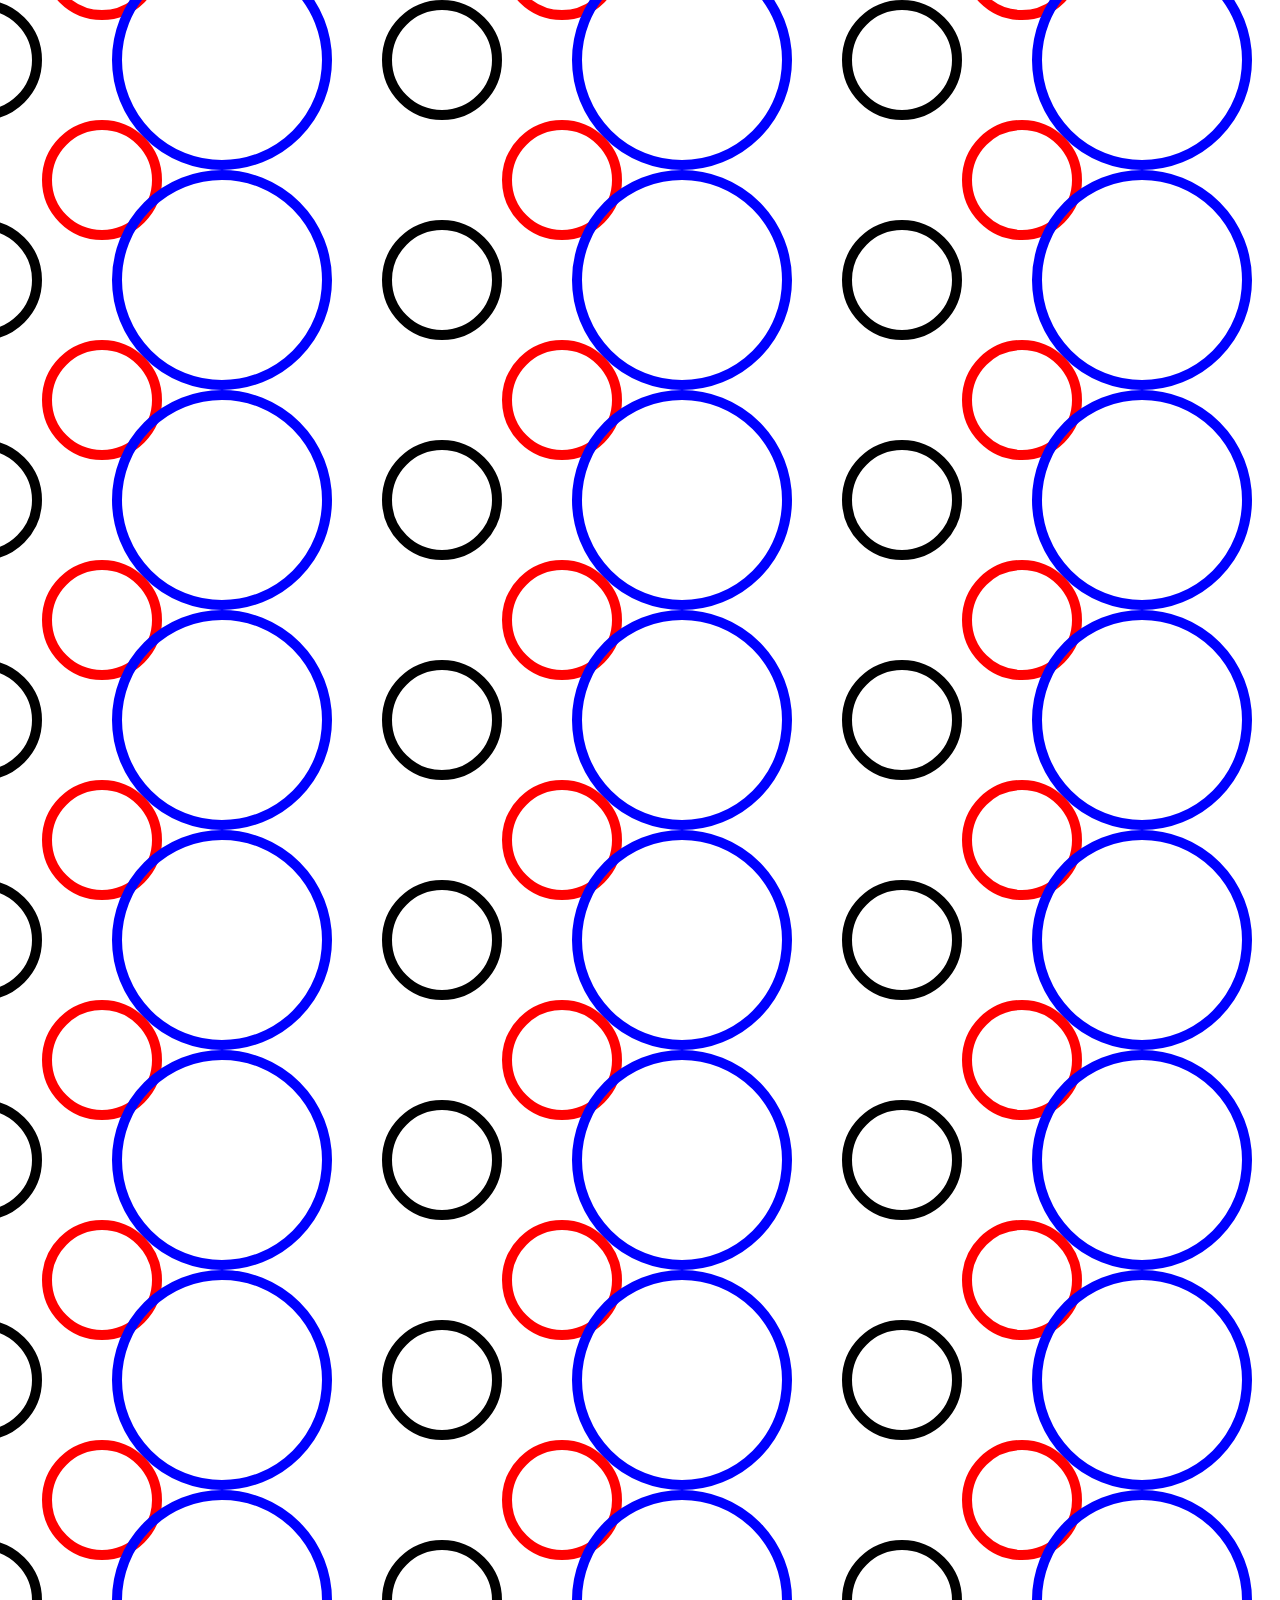
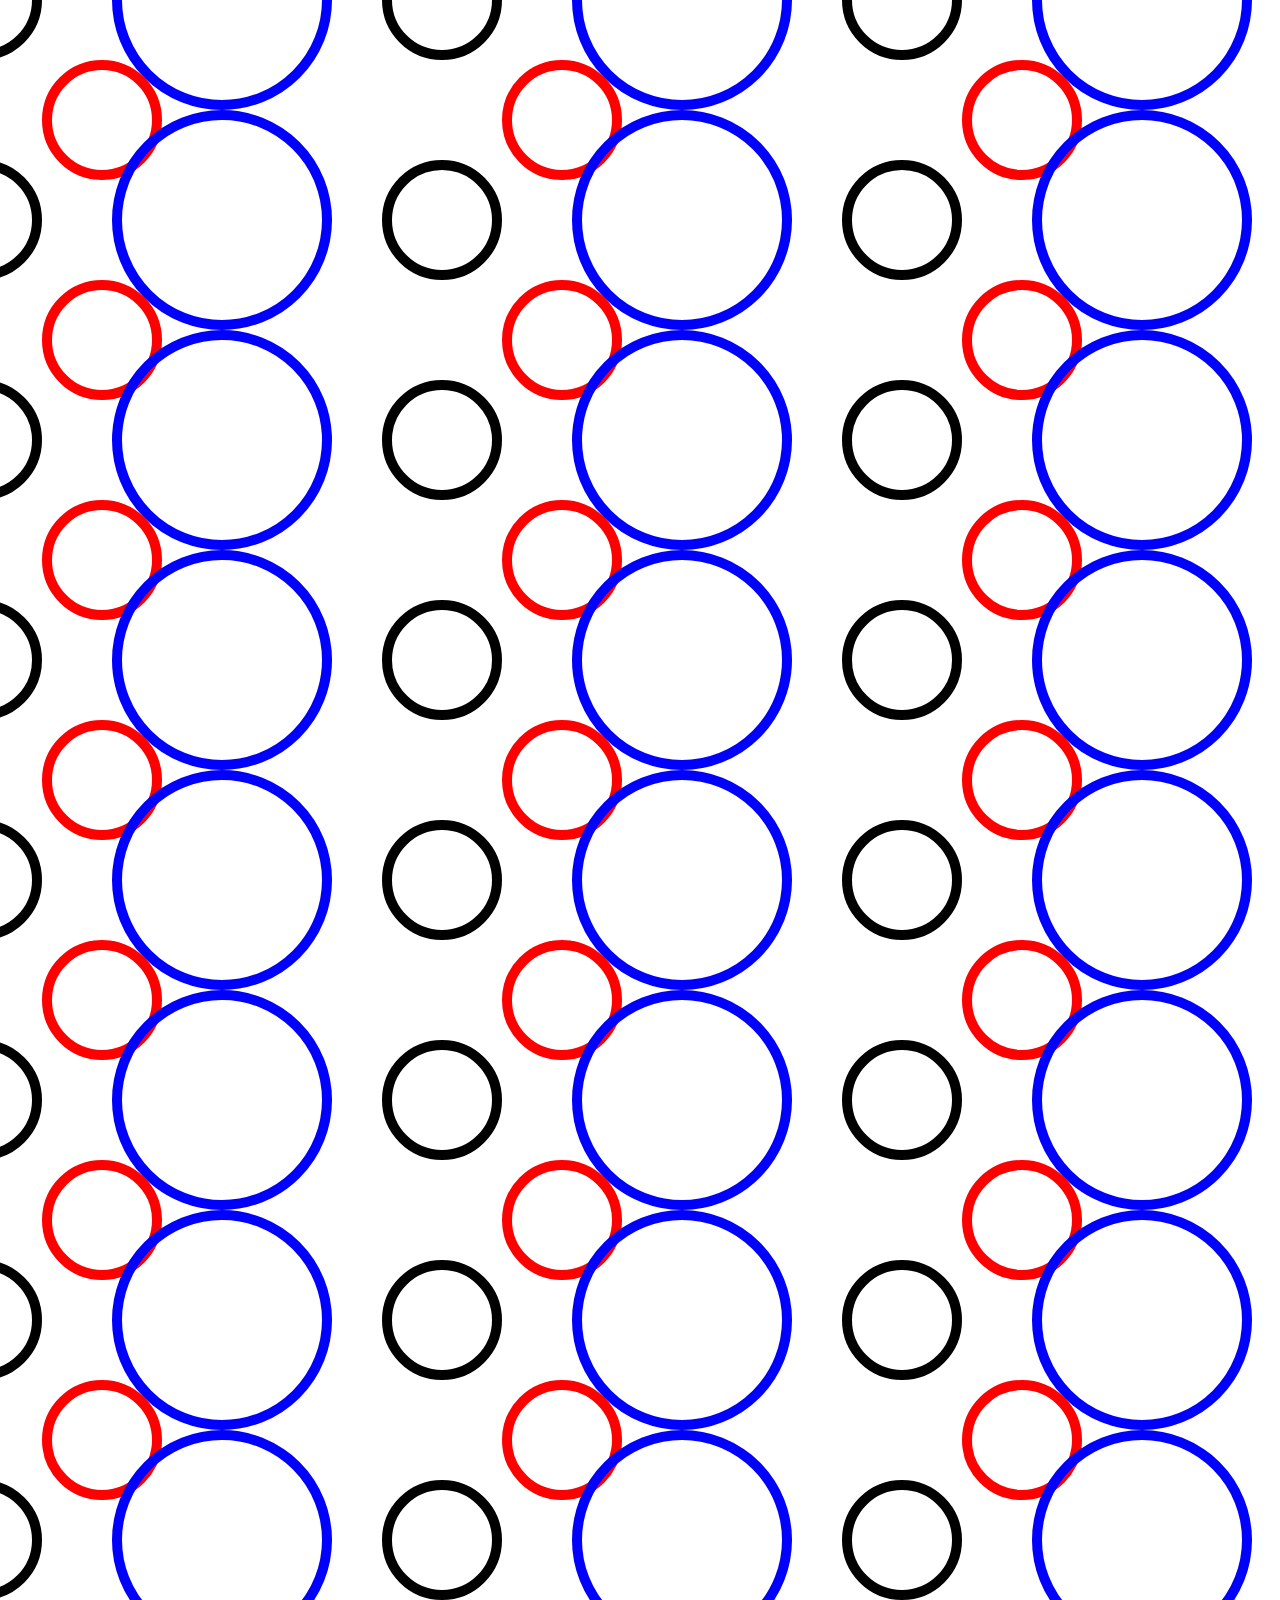
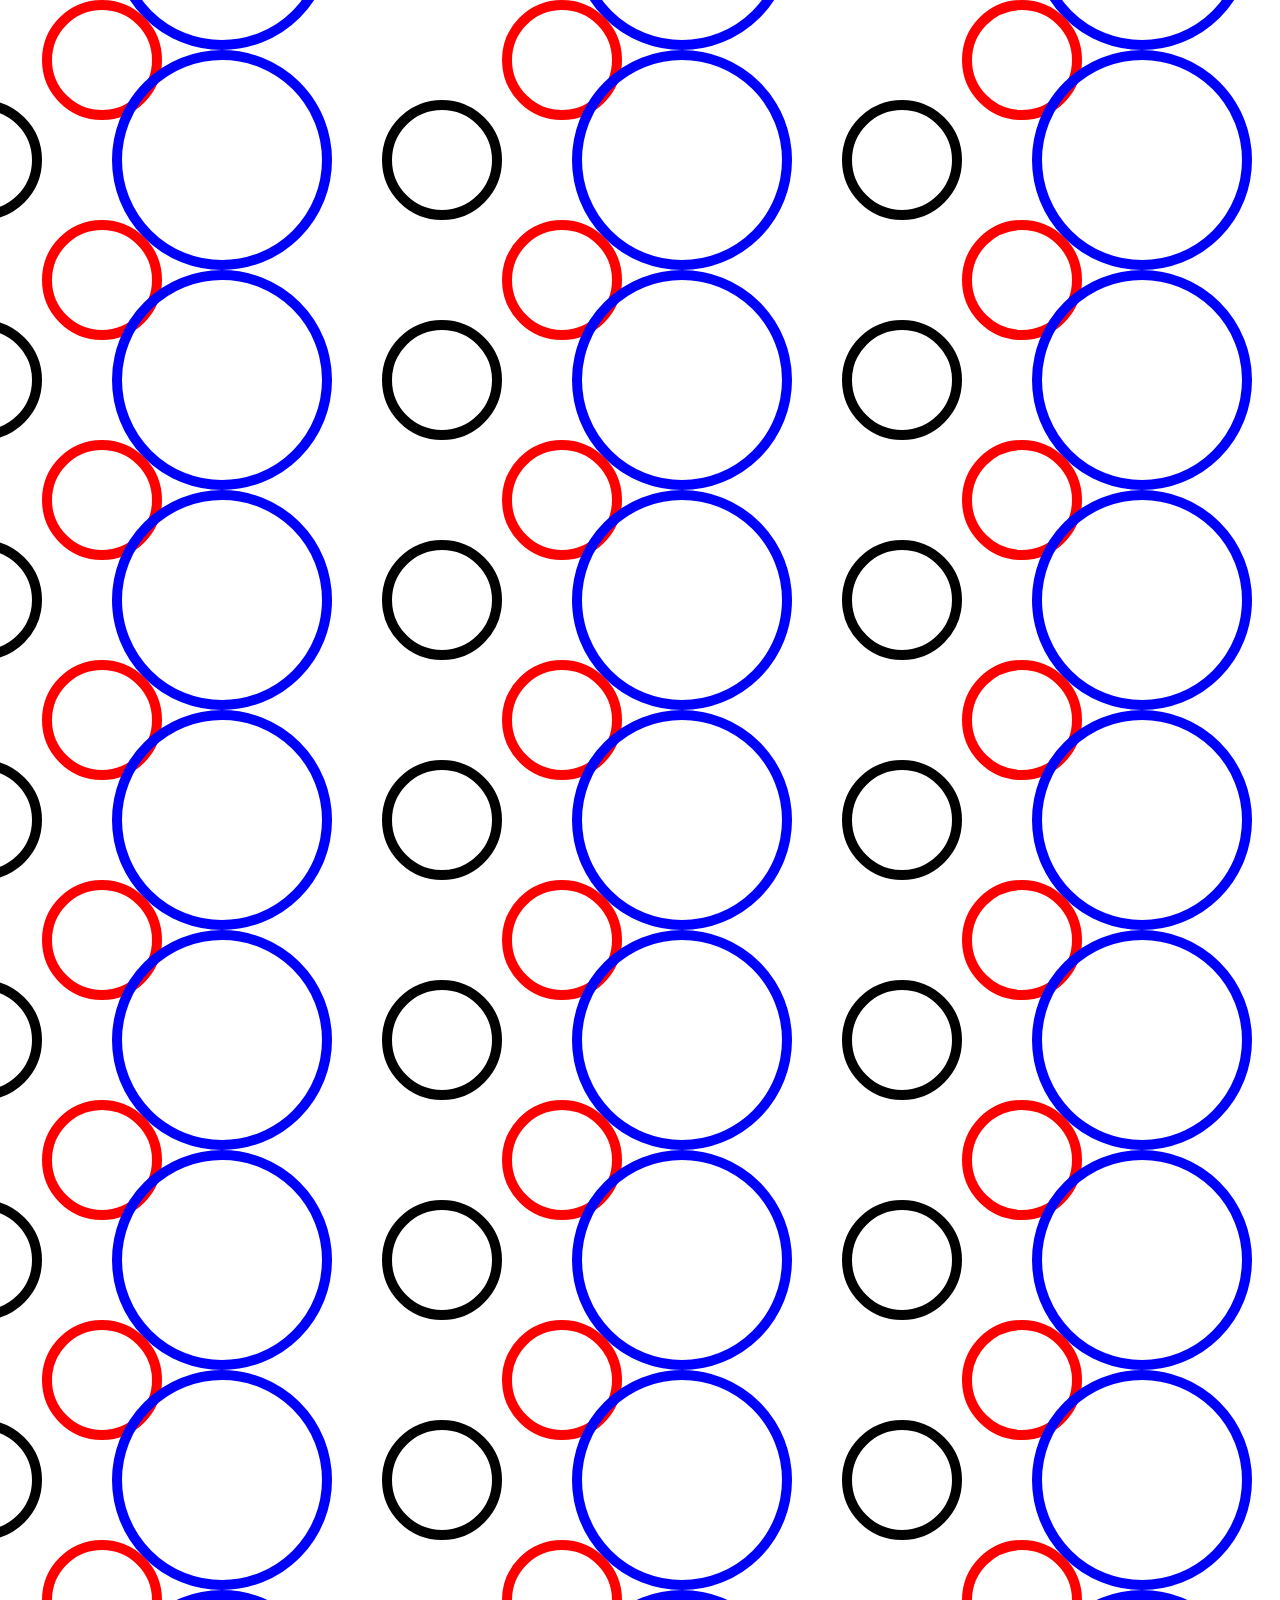
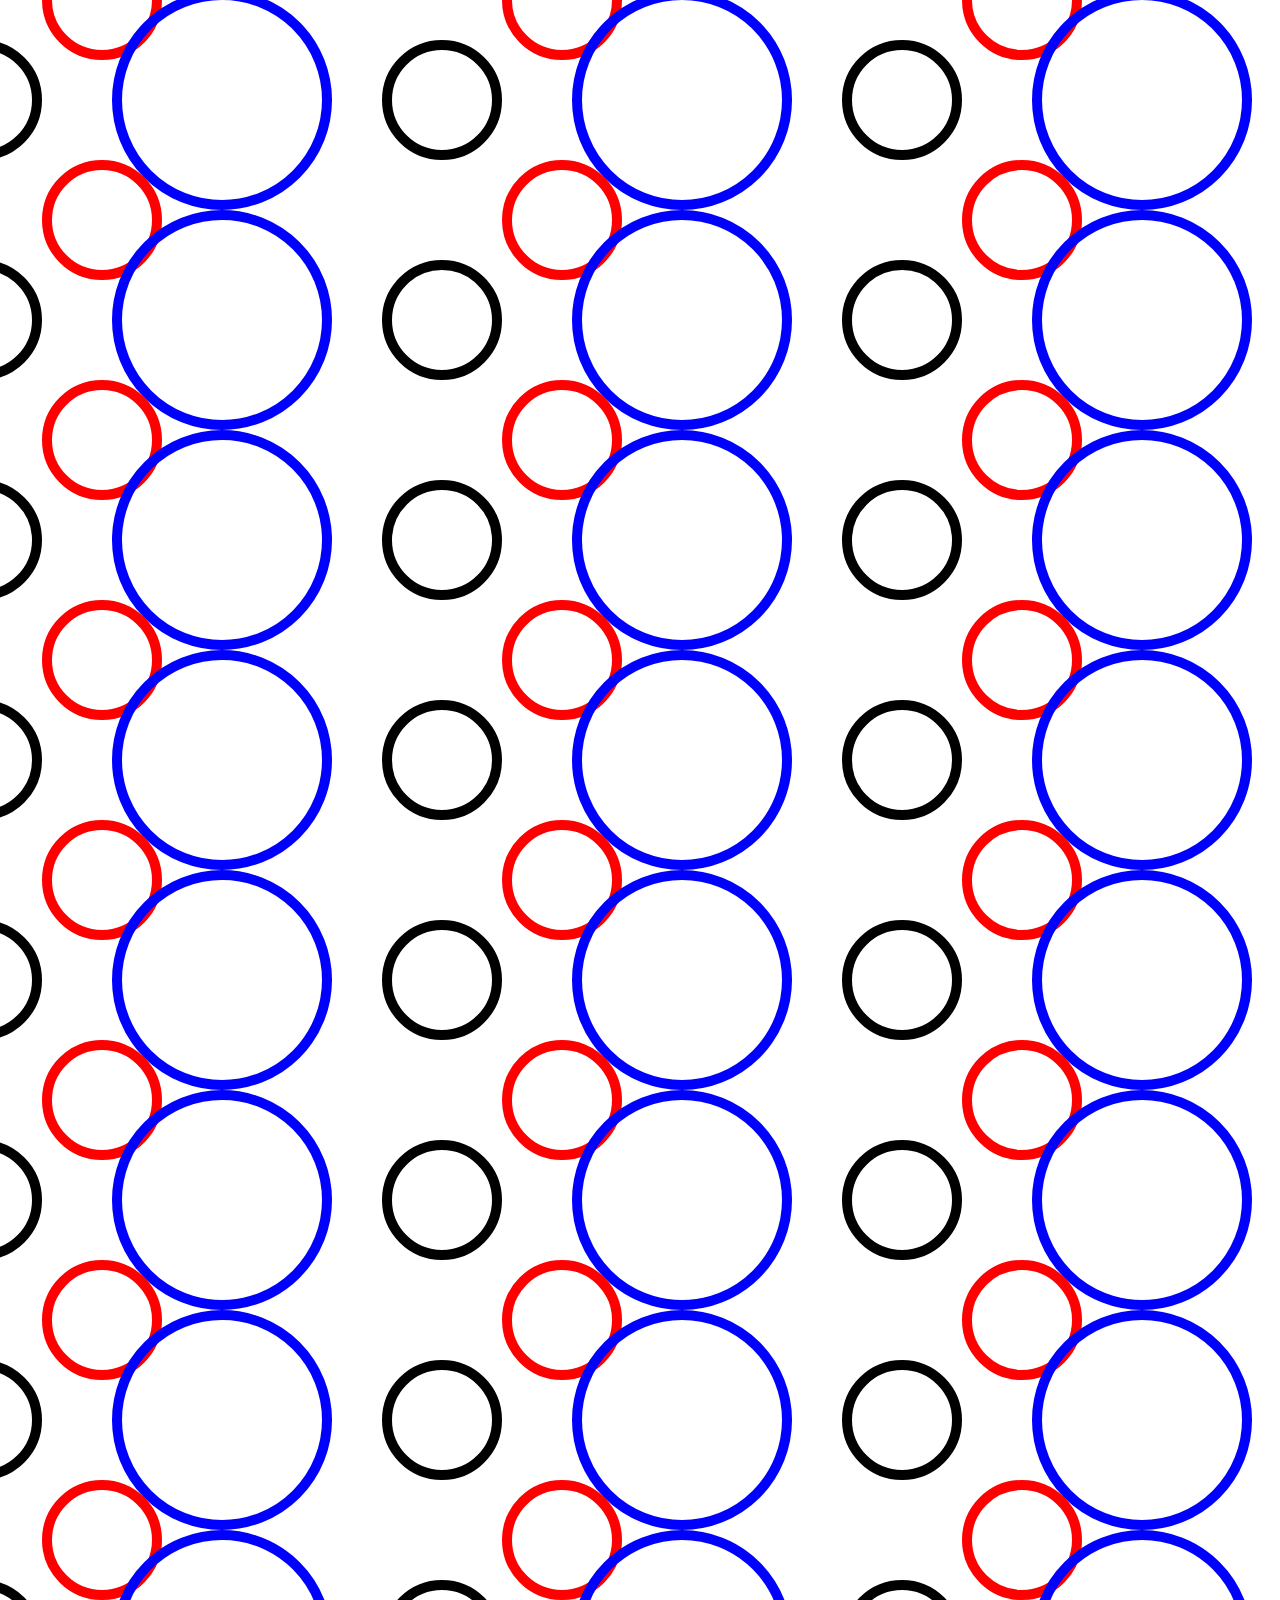
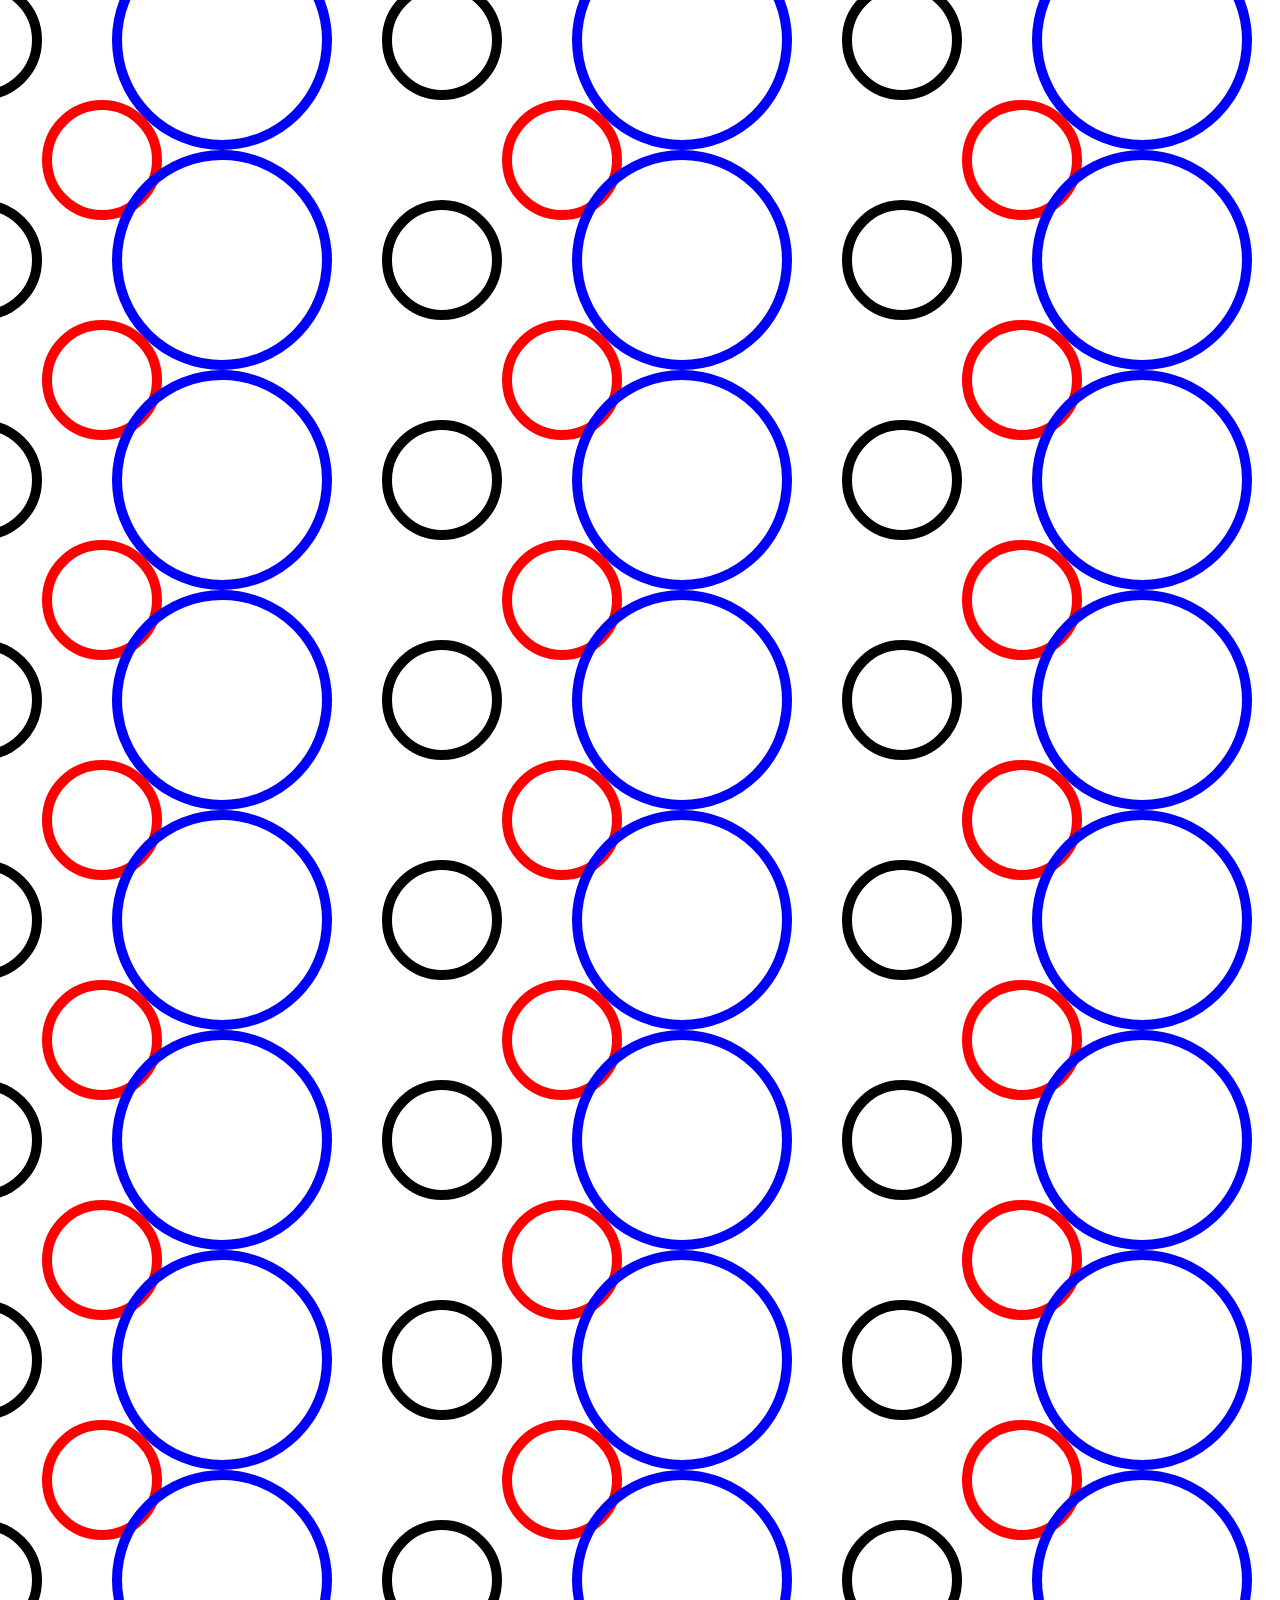
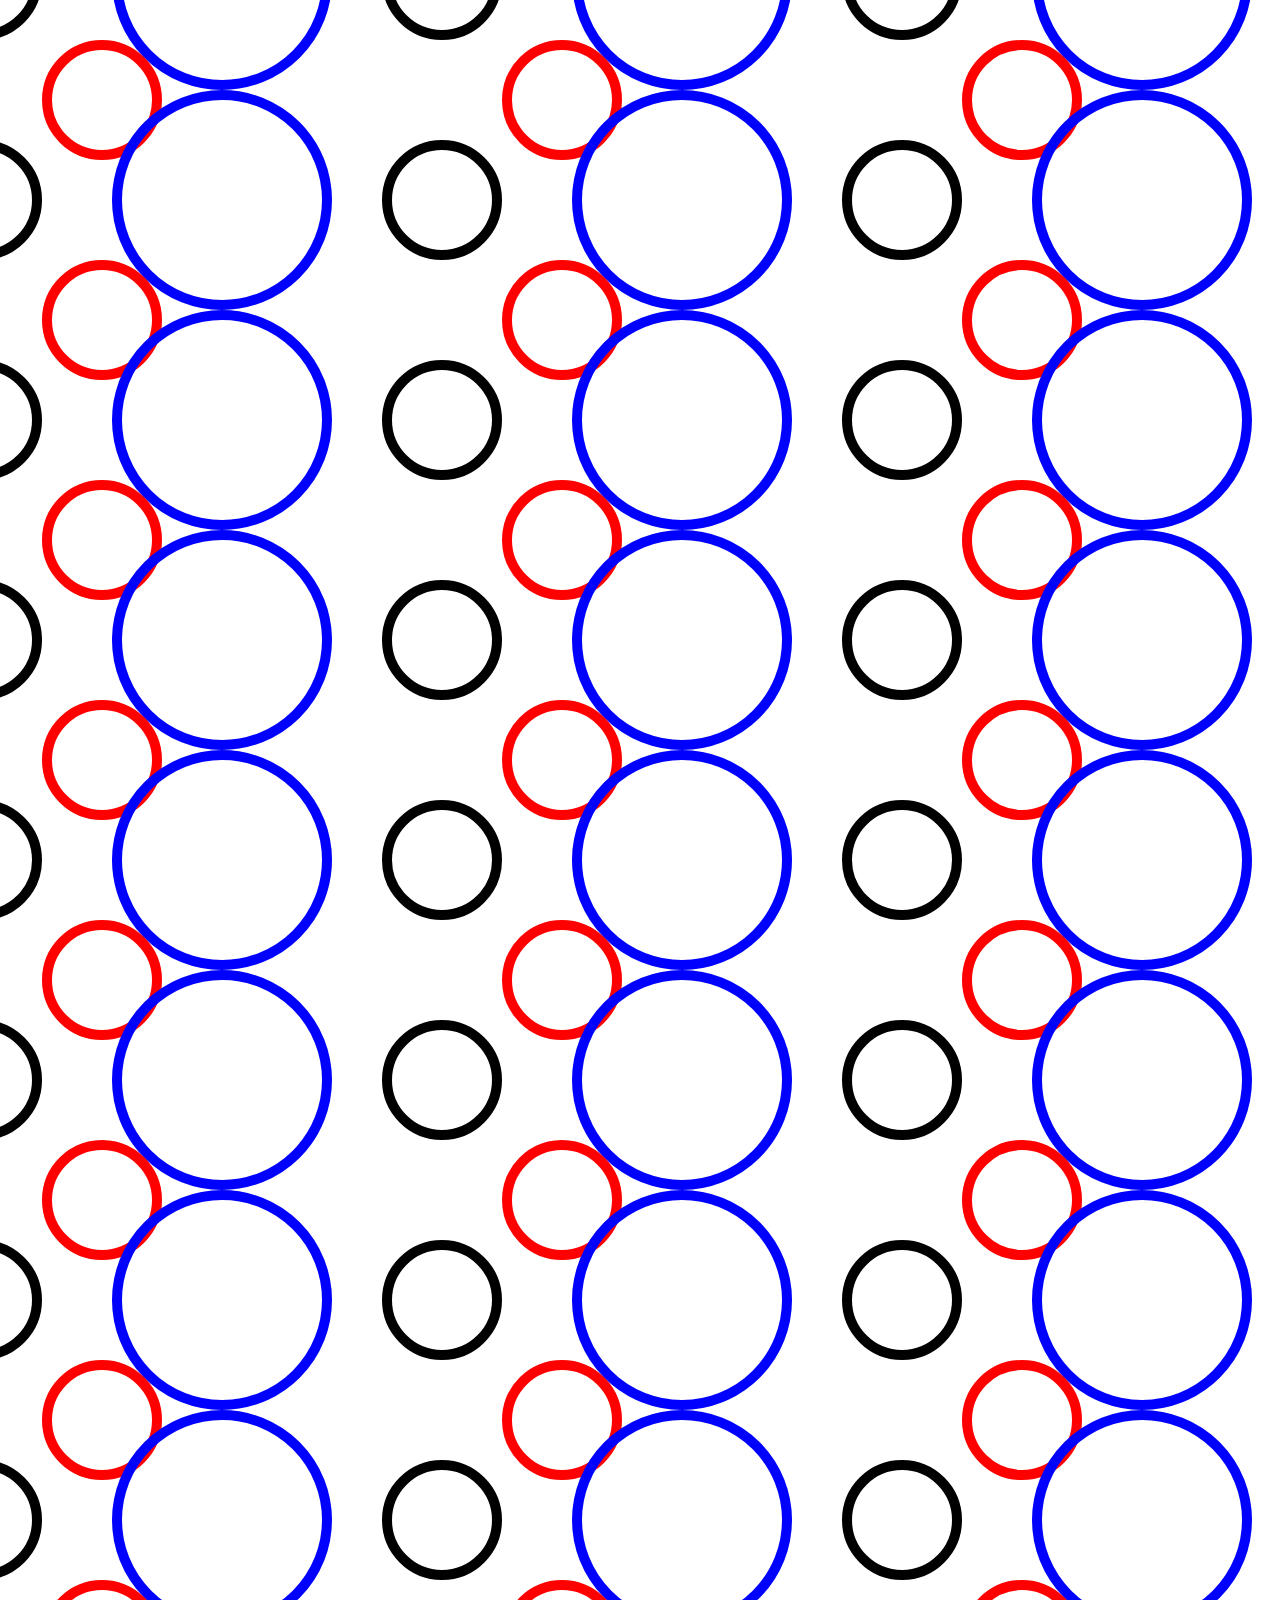
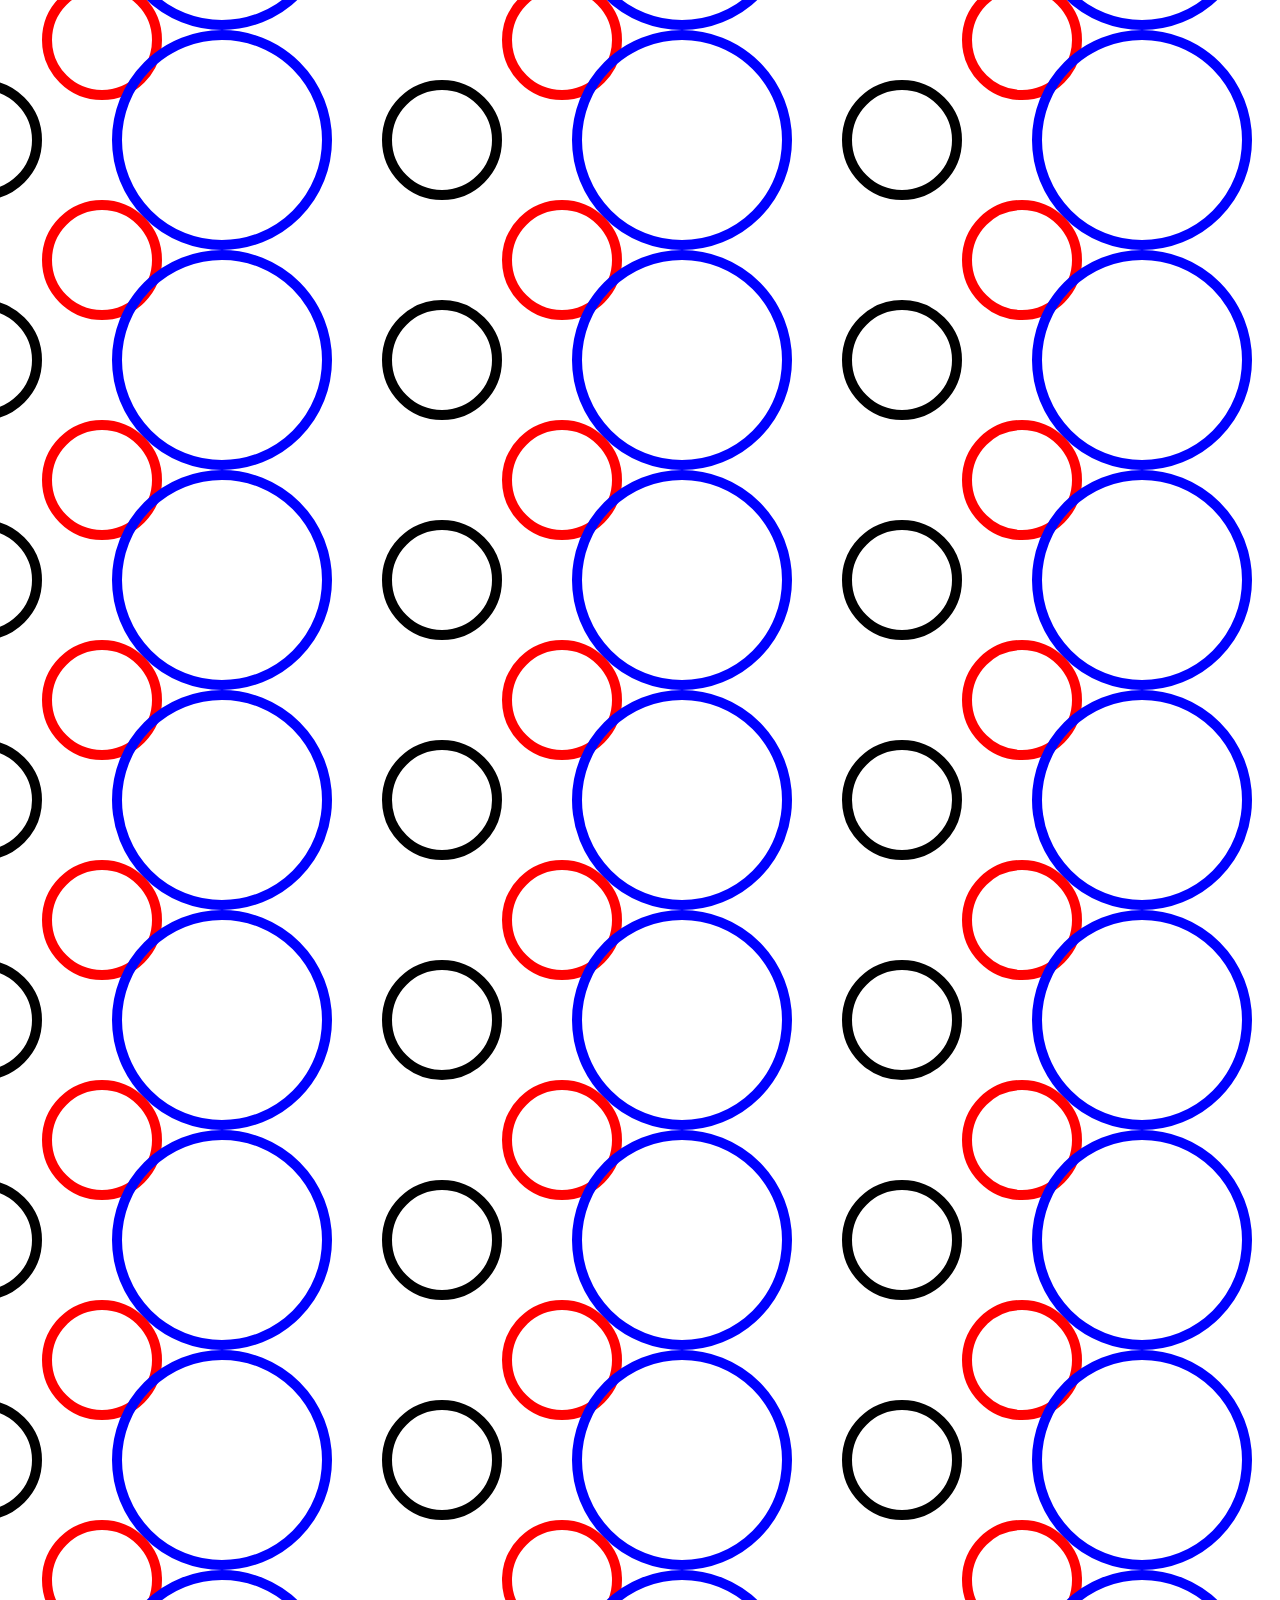
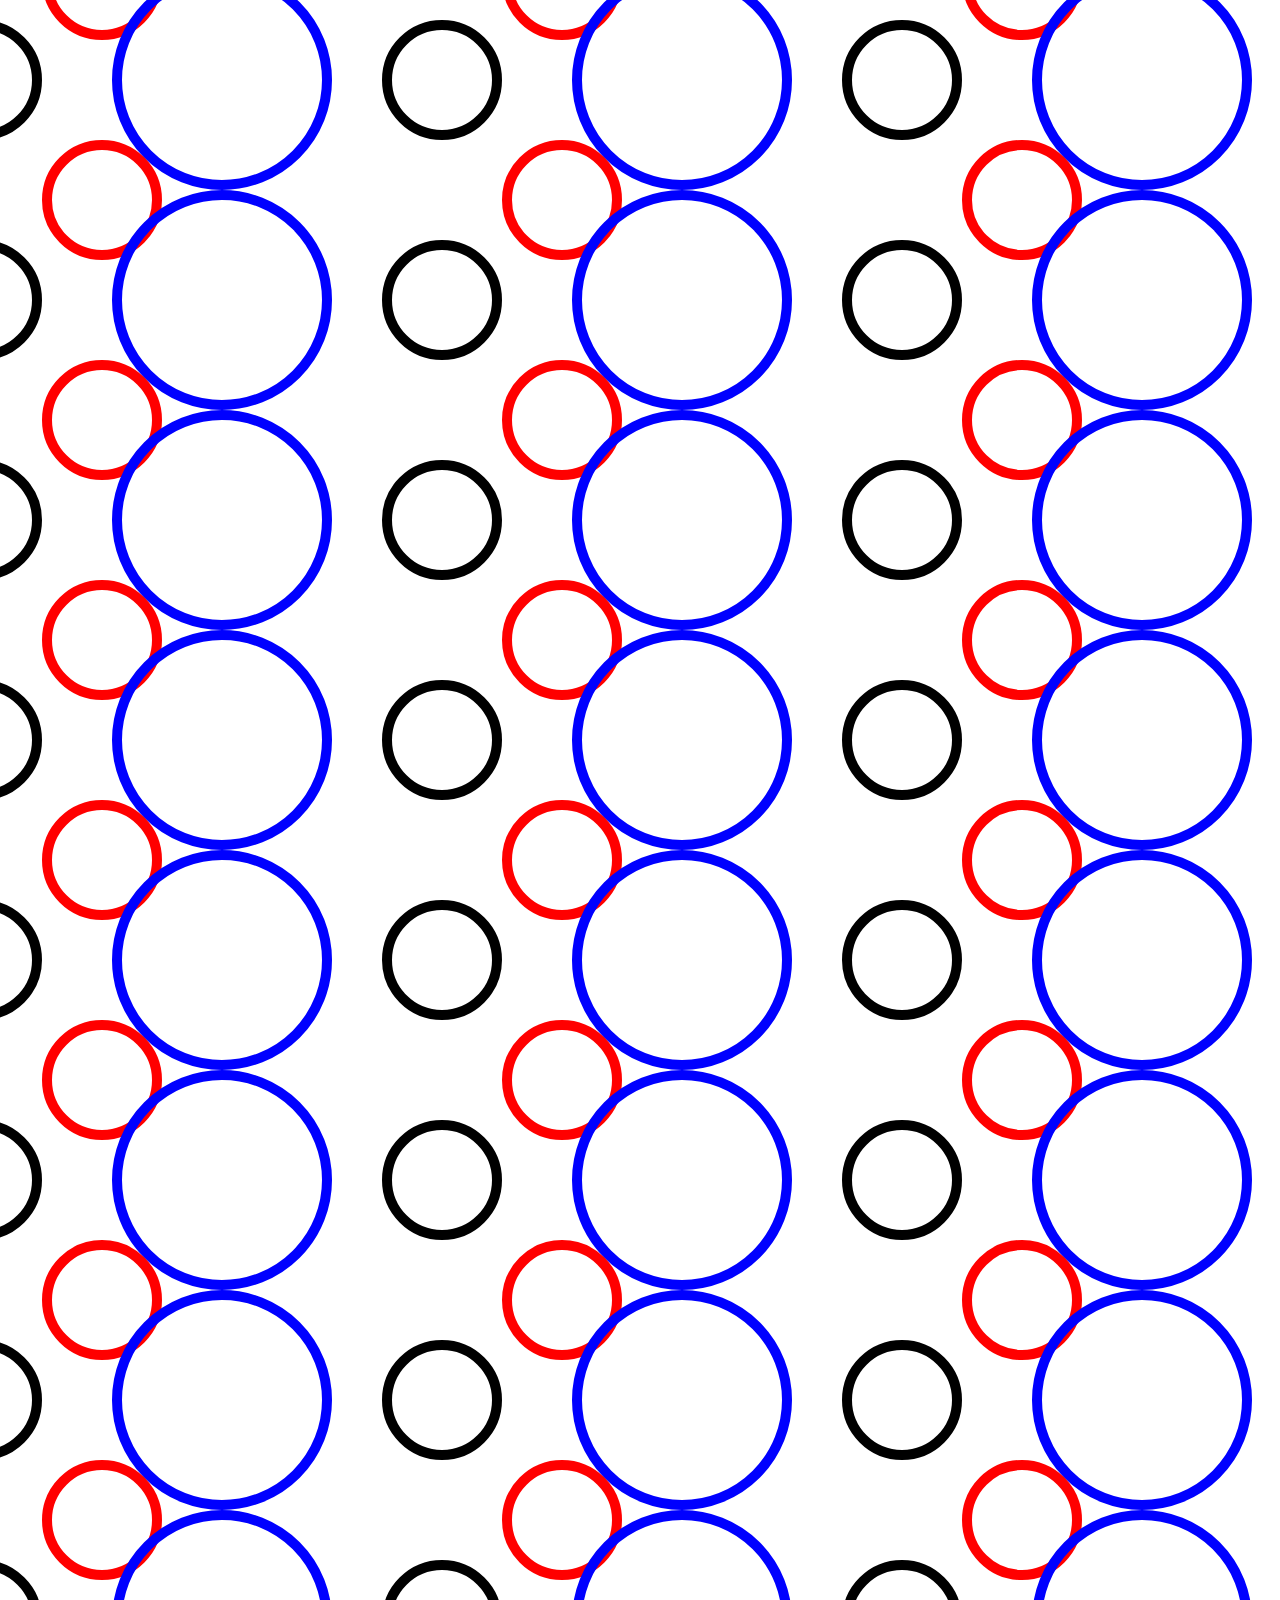
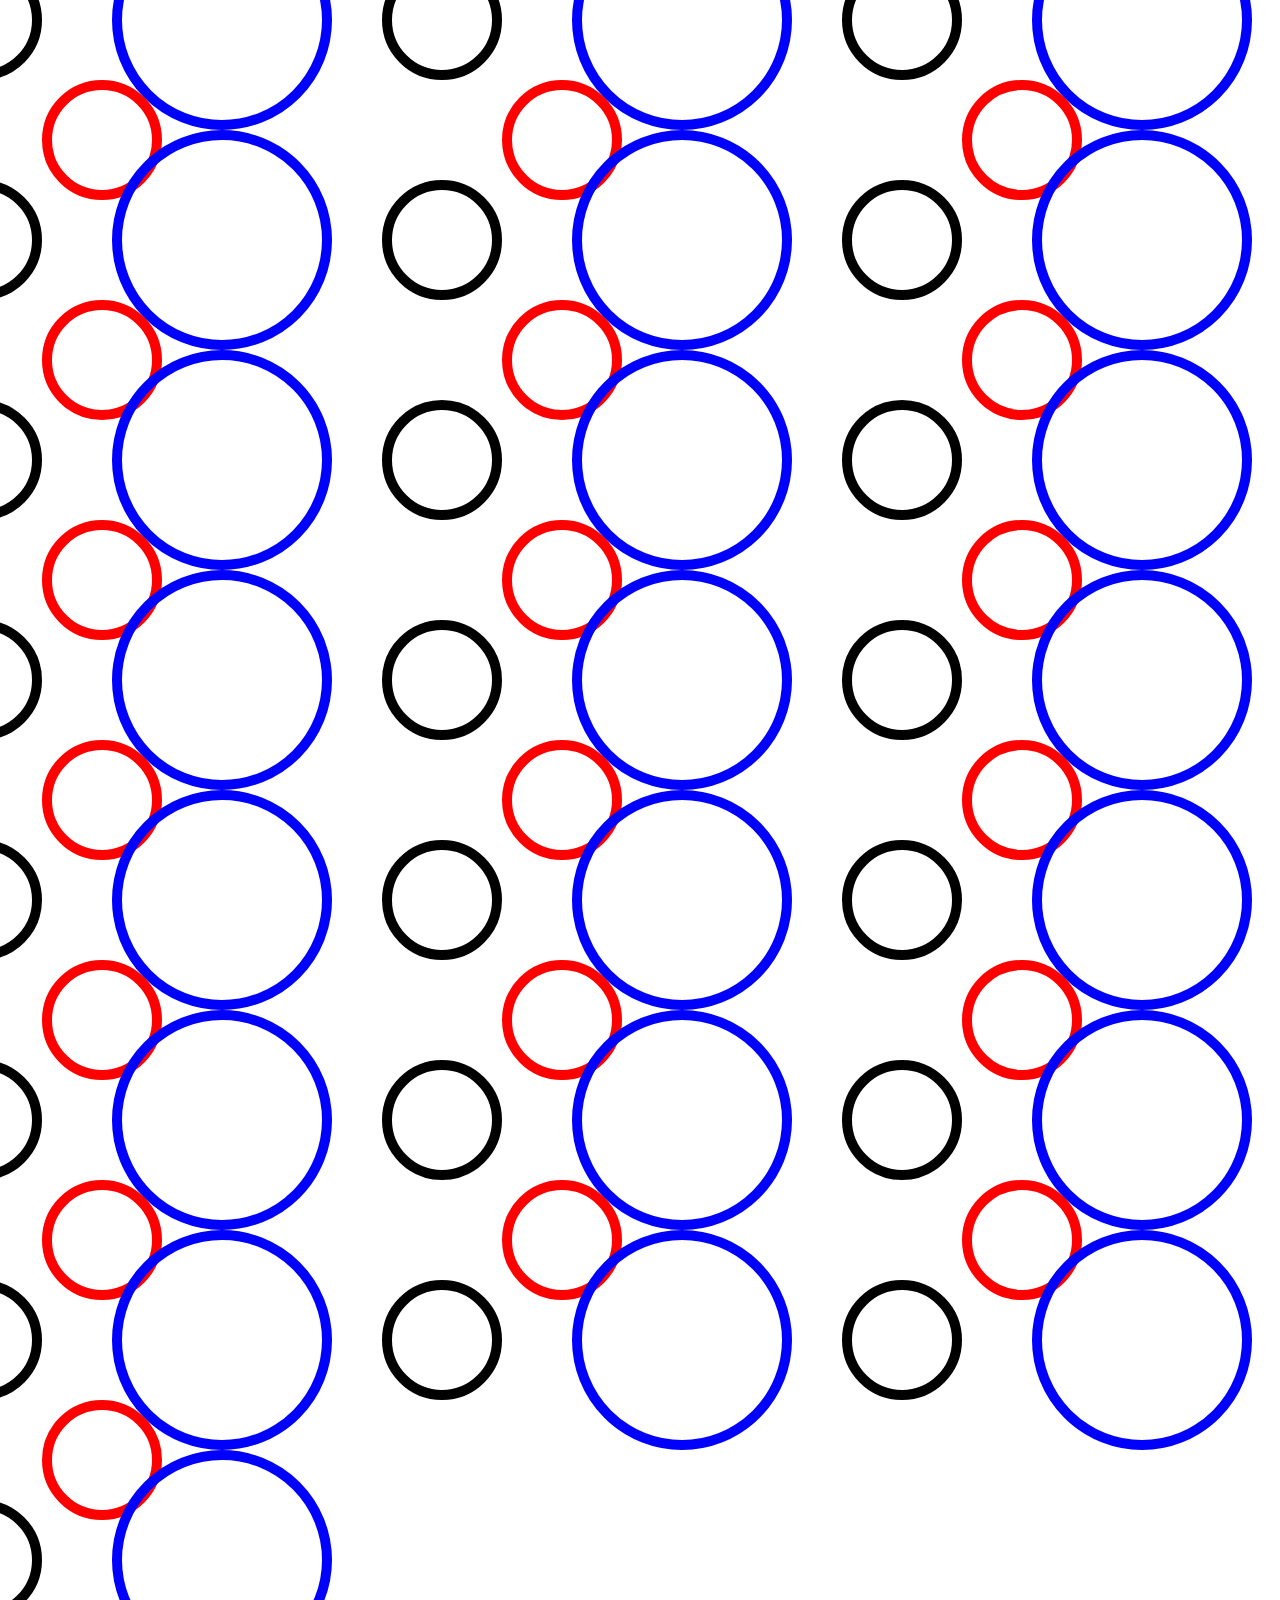
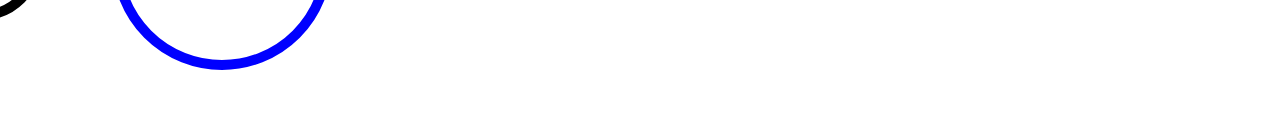
<file: e6/index.html>
<!DOCTYPE html>
<html>
  <head>
    <title>Exercise 6</title>
    <link rel="stylesheet" href="css/main.css">
  </head>
  <body>
    <div class="container">
      <div class="block-1"></div>
      <div class="block-2"></div>
      <div class="block-3"></div>
      <div class="block-1"></div>
      <div class="block-2"></div>
      <div class="block-3"></div>
      <div class="block-1"></div>
      <div class="block-2"></div>
      <div class="block-3"></div>
      <div class="block-1"></div>
      <div class="block-2"></div>
      <div class="block-3"></div>
      <div class="block-1"></div>
      <div class="block-2"></div>
      <div class="block-3"></div>
      <div class="block-1"></div>
      <div class="block-2"></div>
      <div class="block-3"></div>
      <div class="block-1"></div>
      <div class="block-2"></div>
      <div class="block-3"></div>
      <div class="block-1"></div>
      <div class="block-2"></div>
      <div class="block-3"></div>
      <div class="block-1"></div>
      <div class="block-2"></div>
      <div class="block-3"></div>
      <div class="block-1"></div>
      <div class="block-2"></div>
      <div class="block-3"></div>
      <div class="block-1"></div>
      <div class="block-2"></div>
      <div class="block-3"></div>
      <div class="block-1"></div>
      <div class="block-2"></div>
      <div class="block-3"></div>
      <div class="block-1"></div>
      <div class="block-2"></div>
      <div class="block-3"></div>
      <div class="block-1"></div>
      <div class="block-2"></div>
      <div class="block-3"></div>
      <div class="block-1"></div>
      <div class="block-2"></div>
      <div class="block-3"></div>
      <div class="block-1"></div>
      <div class="block-2"></div>
      <div class="block-3"></div>
      <div class="block-1"></div>
      <div class="block-2"></div>
      <div class="block-3"></div>
      <div class="block-1"></div>
      <div class="block-2"></div>
      <div class="block-3"></div>
      <div class="block-1"></div>
      <div class="block-2"></div>
      <div class="block-3"></div>
      <div class="block-1"></div>
      <div class="block-2"></div>
      <div class="block-3"></div>
      <div class="block-1"></div>
      <div class="block-2"></div>
      <div class="block-3"></div>
      <div class="block-1"></div>
      <div class="block-2"></div>
      <div class="block-3"></div>
      <div class="block-1"></div>
      <div class="block-2"></div>
      <div class="block-3"></div>
      <div class="block-1"></div>
      <div class="block-2"></div>
      <div class="block-3"></div>
      <div class="block-1"></div>
      <div class="block-2"></div>
      <div class="block-3"></div>
      <div class="block-1"></div>
      <div class="block-2"></div>
      <div class="block-3"></div>
      <div class="block-1"></div>
      <div class="block-2"></div>
      <div class="block-3"></div>
      <div class="block-1"></div>
      <div class="block-2"></div>
      <div class="block-3"></div>
      <div class="block-1"></div>
      <div class="block-2"></div>
      <div class="block-3"></div>
      <div class="block-1"></div>
      <div class="block-2"></div>
      <div class="block-3"></div>
      <div class="block-1"></div>
      <div class="block-2"></div>
      <div class="block-3"></div>
      <div class="block-1"></div>
      <div class="block-2"></div>
      <div class="block-3"></div>
      <div class="block-1"></div>
      <div class="block-2"></div>
      <div class="block-3"></div>
      <div class="block-1"></div>
      <div class="block-2"></div>
      <div class="block-3"></div>
      <div class="block-1"></div>
      <div class="block-2"></div>
      <div class="block-3"></div>
      <div class="block-1"></div>
      <div class="block-2"></div>
      <div class="block-3"></div>
      <div class="block-1"></div>
      <div class="block-2"></div>
      <div class="block-3"></div>
      <div class="block-1"></div>
      <div class="block-2"></div>
      <div class="block-3"></div>
      <div class="block-1"></div>
      <div class="block-2"></div>
      <div class="block-3"></div>
      <div class="block-1"></div>
      <div class="block-2"></div>
      <div class="block-3"></div>
      <div class="block-1"></div>
      <div class="block-2"></div>
      <div class="block-3"></div>
      <div class="block-1"></div>
      <div class="block-2"></div>
      <div class="block-3"></div>
      <div class="block-1"></div>
      <div class="block-2"></div>
      <div class="block-3"></div>
      <div class="block-1"></div>
      <div class="block-2"></div>
      <div class="block-3"></div>
      <div class="block-1"></div>
      <div class="block-2"></div>
      <div class="block-3"></div>
      <div class="block-1"></div>
      <div class="block-2"></div>
      <div class="block-3"></div>
      <div class="block-1"></div>
      <div class="block-2"></div>
      <div class="block-3"></div>
      <div class="block-1"></div>
      <div class="block-2"></div>
      <div class="block-3"></div>
      <div class="block-1"></div>
      <div class="block-2"></div>
      <div class="block-3"></div>
      <div class="block-1"></div>
      <div class="block-2"></div>
      <div class="block-3"></div>
      <div class="block-1"></div>
      <div class="block-2"></div>
      <div class="block-3"></div>
      <div class="block-1"></div>
      <div class="block-2"></div>
      <div class="block-3"></div>
      <div class="block-1"></div>
      <div class="block-2"></div>
      <div class="block-3"></div>
      <div class="block-1"></div>
      <div class="block-2"></div>
      <div class="block-3"></div>
      <div class="block-1"></div>
      <div class="block-2"></div>
      <div class="block-3"></div>
      <div class="block-1"></div>
      <div class="block-2"></div>
      <div class="block-3"></div>
      <div class="block-1"></div>
      <div class="block-2"></div>
      <div class="block-3"></div>
      <div class="block-1"></div>
      <div class="block-2"></div>
      <div class="block-3"></div>
      <div class="block-1"></div>
      <div class="block-2"></div>
      <div class="block-3"></div>
      <div class="block-1"></div>
      <div class="block-2"></div>
      <div class="block-3"></div>
      <div class="block-1"></div>
      <div class="block-2"></div>
      <div class="block-3"></div>
      <div class="block-1"></div>
      <div class="block-2"></div>
      <div class="block-3"></div>
      <div class="block-1"></div>
      <div class="block-2"></div>
      <div class="block-3"></div>
      <div class="block-1"></div>
      <div class="block-2"></div>
      <div class="block-3"></div>
      <div class="block-1"></div>
      <div class="block-2"></div>
      <div class="block-3"></div>
      <div class="block-1"></div>
      <div class="block-2"></div>
      <div class="block-3"></div>
      <div class="block-1"></div>
      <div class="block-2"></div>
      <div class="block-3"></div>
      <div class="block-1"></div>
      <div class="block-2"></div>
      <div class="block-3"></div>
      <div class="block-1"></div>
      <div class="block-2"></div>
      <div class="block-3"></div>
      <div class="block-1"></div>
      <div class="block-2"></div>
      <div class="block-3"></div>
      <div class="block-1"></div>
      <div class="block-2"></div>
      <div class="block-3"></div>
      <div class="block-1"></div>
      <div class="block-2"></div>
      <div class="block-3"></div>
      <div class="block-1"></div>
      <div class="block-2"></div>
      <div class="block-3"></div>
      <div class="block-1"></div>
      <div class="block-2"></div>
      <div class="block-3"></div>
      <div class="block-1"></div>
      <div class="block-2"></div>
      <div class="block-3"></div>
      <div class="block-1"></div>
      <div class="block-2"></div>
      <div class="block-3"></div>
      <div class="block-1"></div>
      <div class="block-2"></div>
      <div class="block-3"></div>
      <div class="block-1"></div>
      <div class="block-2"></div>
      <div class="block-3"></div>
      <div class="block-1"></div>
      <div class="block-2"></div>
      <div class="block-3"></div>
      <div class="block-1"></div>
      <div class="block-2"></div>
      <div class="block-3"></div>
      <div class="block-1"></div>
      <div class="block-2"></div>
      <div class="block-3"></div>
      <div class="block-1"></div>
      <div class="block-2"></div>
      <div class="block-3"></div>
      <div class="block-1"></div>
      <div class="block-2"></div>
      <div class="block-3"></div>
      <div class="block-1"></div>
      <div class="block-2"></div>
      <div class="block-3"></div>
      <div class="block-1"></div>
      <div class="block-2"></div>
      <div class="block-3"></div>
      <div class="block-1"></div>
      <div class="block-2"></div>
      <div class="block-3"></div>
      <div class="block-1"></div>
      <div class="block-2"></div>
      <div class="block-3"></div>
      <div class="block-1"></div>
      <div class="block-2"></div>
      <div class="block-3"></div>
      <div class="block-1"></div>
      <div class="block-2"></div>
      <div class="block-3"></div>
      <div class="block-1"></div>
      <div class="block-2"></div>
      <div class="block-3"></div>
      <div class="block-1"></div>
      <div class="block-2"></div>
      <div class="block-3"></div>
      <div class="block-1"></div>
      <div class="block-2"></div>
      <div class="block-3"></div>
      <div class="block-1"></div>
      <div class="block-2"></div>
      <div class="block-3"></div>
      <div class="block-1"></div>
      <div class="block-2"></div>
      <div class="block-3"></div>
      <div class="block-1"></div>
      <div class="block-2"></div>
      <div class="block-3"></div>
      <div class="block-1"></div>
      <div class="block-2"></div>
      <div class="block-3"></div>
      <div class="block-1"></div>
      <div class="block-2"></div>
      <div class="block-3"></div>
      <div class="block-1"></div>
      <div class="block-2"></div>
      <div class="block-3"></div>
      <div class="block-1"></div>
      <div class="block-2"></div>
      <div class="block-3"></div>
      <div class="block-1"></div>
      <div class="block-2"></div>
      <div class="block-3"></div>
      <div class="block-1"></div>
      <div class="block-2"></div>
      <div class="block-3"></div>
      <div class="block-1"></div>
      <div class="block-2"></div>
      <div class="block-3"></div>
      <div class="block-1"></div>
      <div class="block-2"></div>
      <div class="block-3"></div>
      <div class="block-1"></div>
      <div class="block-2"></div>
      <div class="block-3"></div>
      <div class="block-1"></div>
      <div class="block-2"></div>
      <div class="block-3"></div>
      <div class="block-1"></div>
      <div class="block-2"></div>
      <div class="block-3"></div>
      <div class="block-1"></div>
      <div class="block-2"></div>
      <div class="block-3"></div>
      <div class="block-1"></div>
      <div class="block-2"></div>
      <div class="block-3"></div>
      <div class="block-1"></div>
      <div class="block-2"></div>
      <div class="block-3"></div>
      <div class="block-1"></div>
      <div class="block-2"></div>
      <div class="block-3"></div>
      <div class="block-1"></div>
      <div class="block-2"></div>
      <div class="block-3"></div>
      <div class="block-1"></div>
      <div class="block-2"></div>
      <div class="block-3"></div>
      <div class="block-1"></div>
      <div class="block-2"></div>
      <div class="block-3"></div>
      <div class="block-1"></div>
      <div class="block-2"></div>
      <div class="block-3"></div>
      <div class="block-1"></div>
      <div class="block-2"></div>
      <div class="block-3"></div>
      <div class="block-1"></div>
      <div class="block-2"></div>
      <div class="block-3"></div>
      <div class="block-1"></div>
      <div class="block-2"></div>
      <div class="block-3"></div>
      <div class="block-1"></div>
      <div class="block-2"></div>
      <div class="block-3"></div>
      <div class="block-1"></div>
      <div class="block-2"></div>
      <div class="block-3"></div>
      <div class="block-1"></div>
      <div class="block-2"></div>
      <div class="block-3"></div>
      <div class="block-1"></div>
      <div class="block-2"></div>
      <div class="block-3"></div>
      <div class="block-1"></div>
      <div class="block-2"></div>
      <div class="block-3"></div>
      <div class="block-1"></div>
      <div class="block-2"></div>
      <div class="block-3"></div>
      <div class="block-1"></div>
      <div class="block-2"></div>
      <div class="block-3"></div>
      <div class="block-1"></div>
      <div class="block-2"></div>
      <div class="block-3"></div>
      <div class="block-1"></div>
      <div class="block-2"></div>
      <div class="block-3"></div>
      <div class="block-1"></div>
      <div class="block-2"></div>
      <div class="block-3"></div>
      <div class="block-1"></div>
      <div class="block-2"></div>
      <div class="block-3"></div>
      <div class="block-1"></div>
      <div class="block-2"></div>
      <div class="block-3"></div>
      <div class="block-1"></div>
      <div class="block-2"></div>
      <div class="block-3"></div>
      <div class="block-1"></div>
      <div class="block-2"></div>
      <div class="block-3"></div>
      <div class="block-1"></div>
      <div class="block-2"></div>
      <div class="block-3"></div>
      <div class="block-1"></div>
      <div class="block-2"></div>
      <div class="block-3"></div>
      <div class="block-1"></div>
      <div class="block-2"></div>
      <div class="block-3"></div>
      <div class="block-1"></div>
      <div class="block-2"></div>
      <div class="block-3"></div>
      <div class="block-1"></div>
      <div class="block-2"></div>
      <div class="block-3"></div>
      <div class="block-1"></div>
      <div class="block-2"></div>
      <div class="block-3"></div>
      <div class="block-1"></div>
      <div class="block-2"></div>
      <div class="block-3"></div>
      <div class="block-1"></div>
      <div class="block-2"></div>
      <div class="block-3"></div>
      <div class="block-1"></div>
      <div class="block-2"></div>
      <div class="block-3"></div>
      <div class="block-1"></div>
      <div class="block-2"></div>
      <div class="block-3"></div>
      <div class="block-1"></div>
      <div class="block-2"></div>
      <div class="block-3"></div>
      <div class="block-1"></div>
      <div class="block-2"></div>
      <div class="block-3"></div>
      <div class="block-1"></div>
      <div class="block-2"></div>
      <div class="block-3"></div>
      <div class="block-1"></div>
      <div class="block-2"></div>
      <div class="block-3"></div>
      <div class="block-1"></div>
      <div class="block-2"></div>
      <div class="block-3"></div>
      <div class="block-1"></div>
      <div class="block-2"></div>
      <div class="block-3"></div>
      <div class="block-1"></div>
      <div class="block-2"></div>
      <div class="block-3"></div>
      <div class="block-1"></div>
      <div class="block-2"></div>
      <div class="block-3"></div>
      <div class="block-1"></div>
      <div class="block-2"></div>
      <div class="block-3"></div>
      <div class="block-1"></div>
      <div class="block-2"></div>
      <div class="block-3"></div>
      <div class="block-1"></div>
      <div class="block-2"></div>
      <div class="block-3"></div>
      <div class="block-1"></div>
      <div class="block-2"></div>
      <div class="block-3"></div>
      <div class="block-1"></div>
      <div class="block-2"></div>
      <div class="block-3"></div>
      <div class="block-1"></div>
      <div class="block-2"></div>
      <div class="block-3"></div>
      <div class="block-1"></div>
      <div class="block-2"></div>
      <div class="block-3"></div>
      <div class="block-1"></div>
      <div class="block-2"></div>
      <div class="block-3"></div>
      <div class="block-1"></div>
      <div class="block-2"></div>
      <div class="block-3"></div>
      <div class="block-1"></div>
      <div class="block-2"></div>
      <div class="block-3"></div>
      <div class="block-1"></div>
      <div class="block-2"></div>
      <div class="block-3"></div>
      <div class="block-1"></div>
      <div class="block-2"></div>
      <div class="block-3"></div>
      <div class="block-1"></div>
      <div class="block-2"></div>
      <div class="block-3"></div>
      <div class="block-1"></div>
      <div class="block-2"></div>
      <div class="block-3"></div>
      <div class="block-1"></div>
      <div class="block-2"></div>
      <div class="block-3"></div>
      <div class="block-1"></div>
      <div class="block-2"></div>
      <div class="block-3"></div>
      <div class="block-1"></div>
      <div class="block-2"></div>
      <div class="block-3"></div>
      <div class="block-1"></div>
      <div class="block-2"></div>
      <div class="block-3"></div>
      <div class="block-1"></div>
      <div class="block-2"></div>
      <div class="block-3"></div>
      <div class="block-1"></div>
      <div class="block-2"></div>
      <div class="block-3"></div>
      <div class="block-1"></div>
      <div class="block-2"></div>
      <div class="block-3"></div>
      <div class="block-1"></div>
      <div class="block-2"></div>
      <div class="block-3"></div>
      <div class="block-1"></div>
      <div class="block-2"></div>
      <div class="block-3"></div>
      <div class="block-1"></div>
      <div class="block-2"></div>
      <div class="block-3"></div>
      <div class="block-1"></div>
      <div class="block-2"></div>
      <div class="block-3"></div>
      <div class="block-1"></div>
      <div class="block-2"></div>
      <div class="block-3"></div>
      <div class="block-1"></div>
      <div class="block-2"></div>
      <div class="block-3"></div>
      <div class="block-1"></div>
      <div class="block-2"></div>
      <div class="block-3"></div>
      <div class="block-1"></div>
      <div class="block-2"></div>
      <div class="block-3"></div>
      <div class="block-1"></div>
      <div class="block-2"></div>
      <div class="block-3"></div>
      <div class="block-1"></div>
      <div class="block-2"></div>
      <div class="block-3"></div>
      <div class="block-1"></div>
      <div class="block-2"></div>
      <div class="block-3"></div>
      <div class="block-1"></div>
      <div class="block-2"></div>
      <div class="block-3"></div>
      <div class="block-1"></div>
      <div class="block-2"></div>
      <div class="block-3"></div>
      <div class="block-1"></div>
      <div class="block-2"></div>
      <div class="block-3"></div>
      <div class="block-1"></div>
      <div class="block-2"></div>
      <div class="block-3"></div>
      <div class="block-1"></div>
      <div class="block-2"></div>
      <div class="block-3"></div>
      <div class="block-1"></div>
      <div class="block-2"></div>
      <div class="block-3"></div>
      <div class="block-1"></div>
      <div class="block-2"></div>
      <div class="block-3"></div>
      <div class="block-1"></div>
      <div class="block-2"></div>
      <div class="block-3"></div>
      <div class="block-1"></div>
      <div class="block-2"></div>
      <div class="block-3"></div>
      <div class="block-1"></div>
      <div class="block-2"></div>
      <div class="block-3"></div>
      <div class="block-1"></div>
      <div class="block-2"></div>
      <div class="block-3"></div>
      <div class="block-1"></div>
      <div class="block-2"></div>
      <div class="block-3"></div>
      <div class="block-1"></div>
      <div class="block-2"></div>
      <div class="block-3"></div>
      <div class="block-1"></div>
      <div class="block-2"></div>
      <div class="block-3"></div>
      <div class="block-1"></div>
      <div class="block-2"></div>
      <div class="block-3"></div>
    </div>
  </body>
</html>
</file>
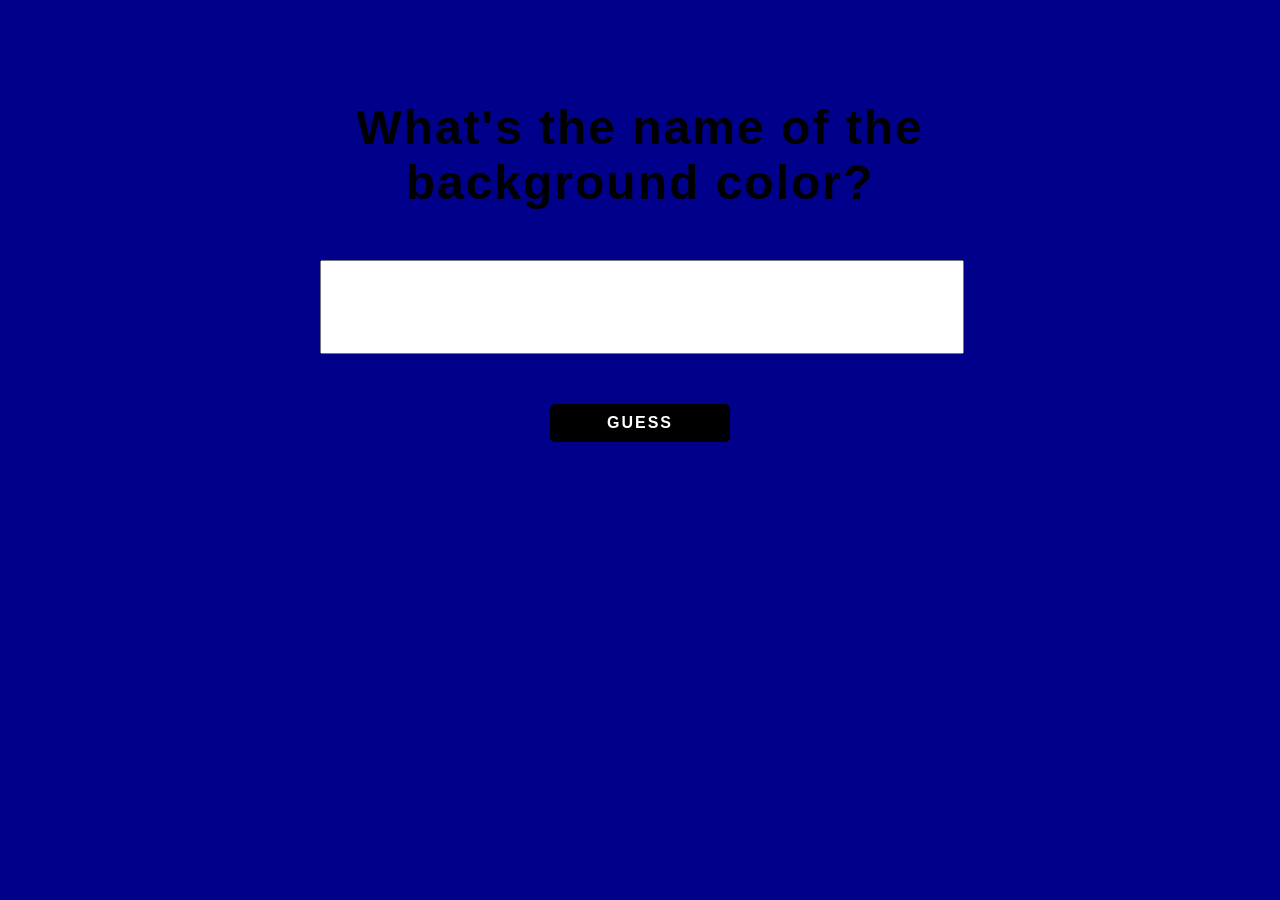
<file: jquery-variables/index.html>
<!DOCTYPE html>
	<html>
	<head>
		<title>jQuery Variables</title>
		<link rel="stylesheet" type="text/css" href="css/main.css">
		<!-- find by googling "jquery cdn" then clicking on the jquery CDN link. I use the uncompressed 3.X script link -->
		<script src="https://code.jquery.com/jquery-3.3.1.js" integrity="sha256-2Kok7MbOyxpgUVvAk/HJ2jigOSYS2auK4Pfzbm7uH60=" crossorigin="anonymous"></script>
	</head>
	<body>
		<!-- Number Guess -->
		<!-- <div id="container">
			<h1>Guess a Number</h1>
			<input type="Number" name="guess">
			<div id="submit" class="button">
				<p>Guess</p>
			</div>
			<div class="guesses">
				<p></p>
			</div>
		</div> -->

		<!-- Color Guess -->
		<div id="container">
			<h1>What's the name of the background color?</h1>
			<input id="guess" type="text" name="guess">
			<div id="submit" class="button">
				<p>Guess</p>
			</div>
		</div>

		<!-- Number Guess JS -->
		<!-- <script src="js/number.js"></script> -->

		<!-- Color Guess JS -->
 		<script src="js/color.js"></script>
	</body>
</html>
</file>
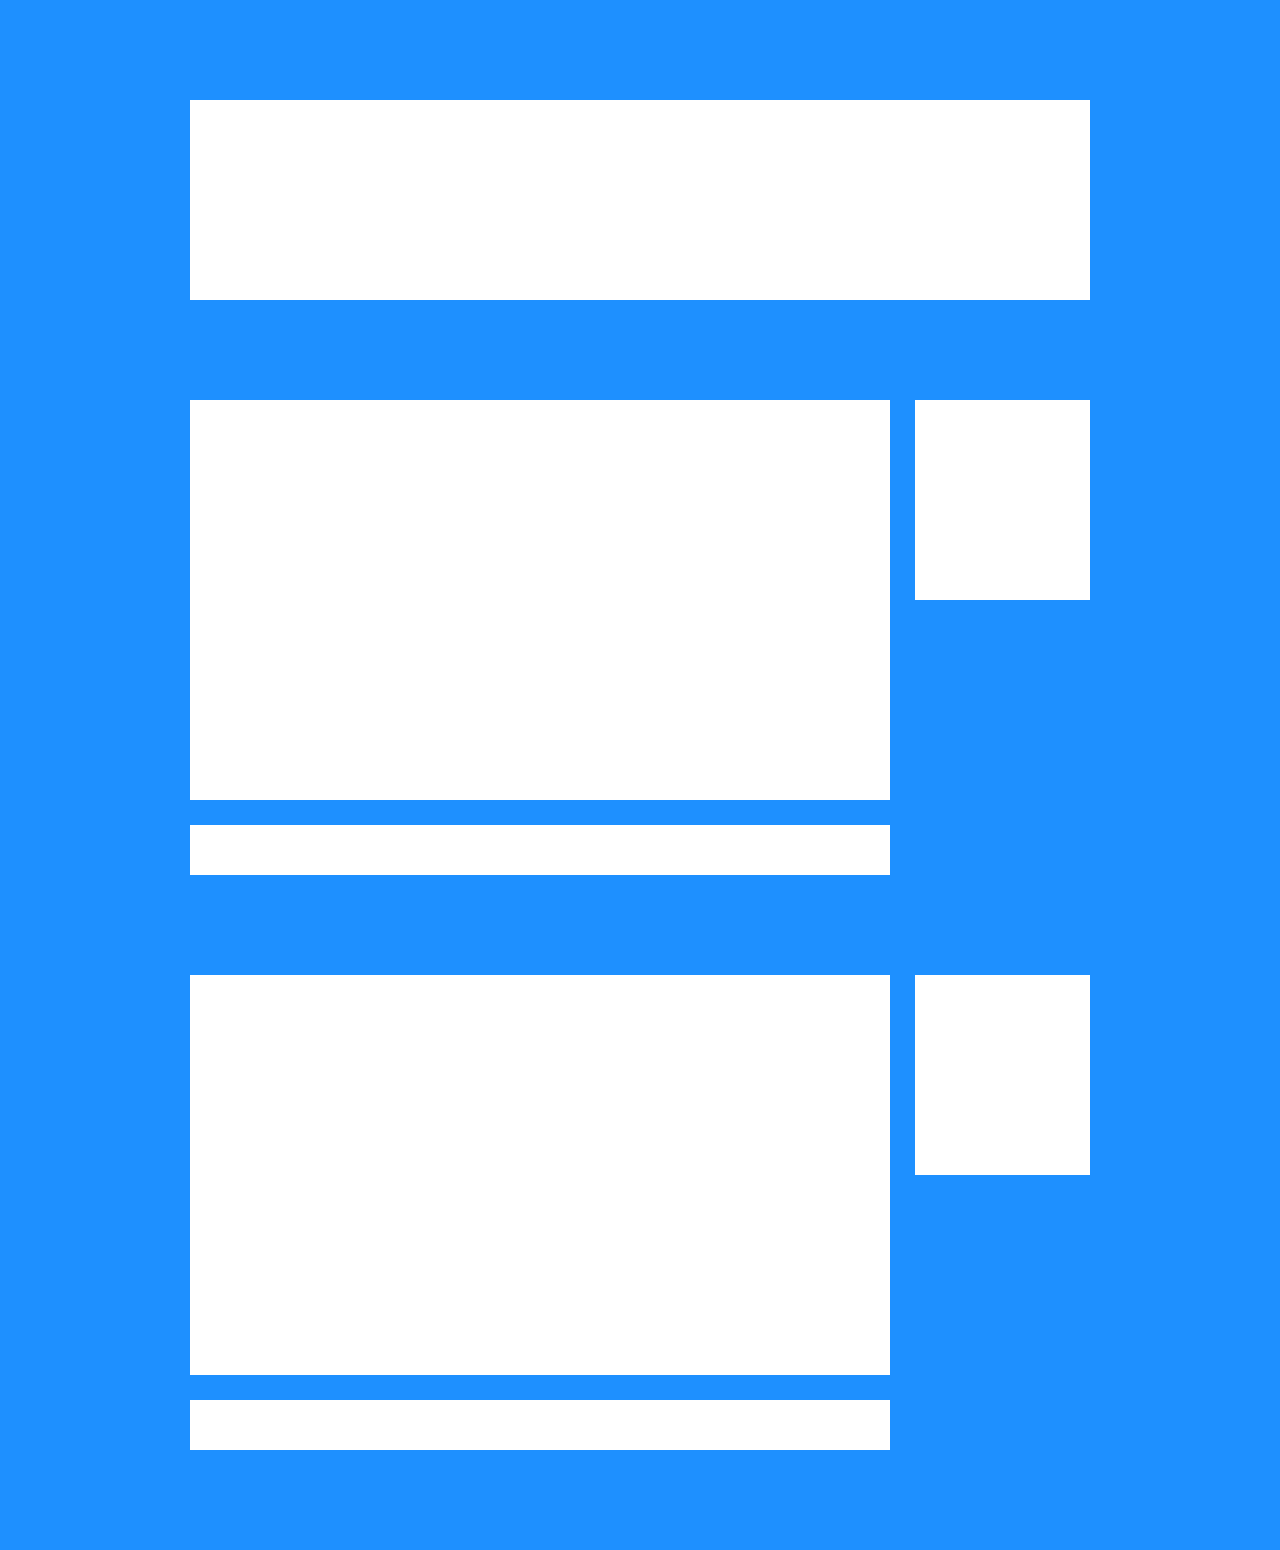
<file: e8/blog/index.html>
<!DOCTYPE html>
<html>
  <head>
    <title>Exercise 8</title>
    <link rel="stylesheet" href="../css/main.css">
  </head>
  <body>
    <div class="blog-container clearfix">
      <div class="header"></div>
      <div class="post"></div>
      <div class="image"></div>
      <div class="post-footer"></div>
      <div class="post"></div>
      <div class="image"></div>
      <div class="post-footer"></div>
    </div>
  </body>
</html>
</file>
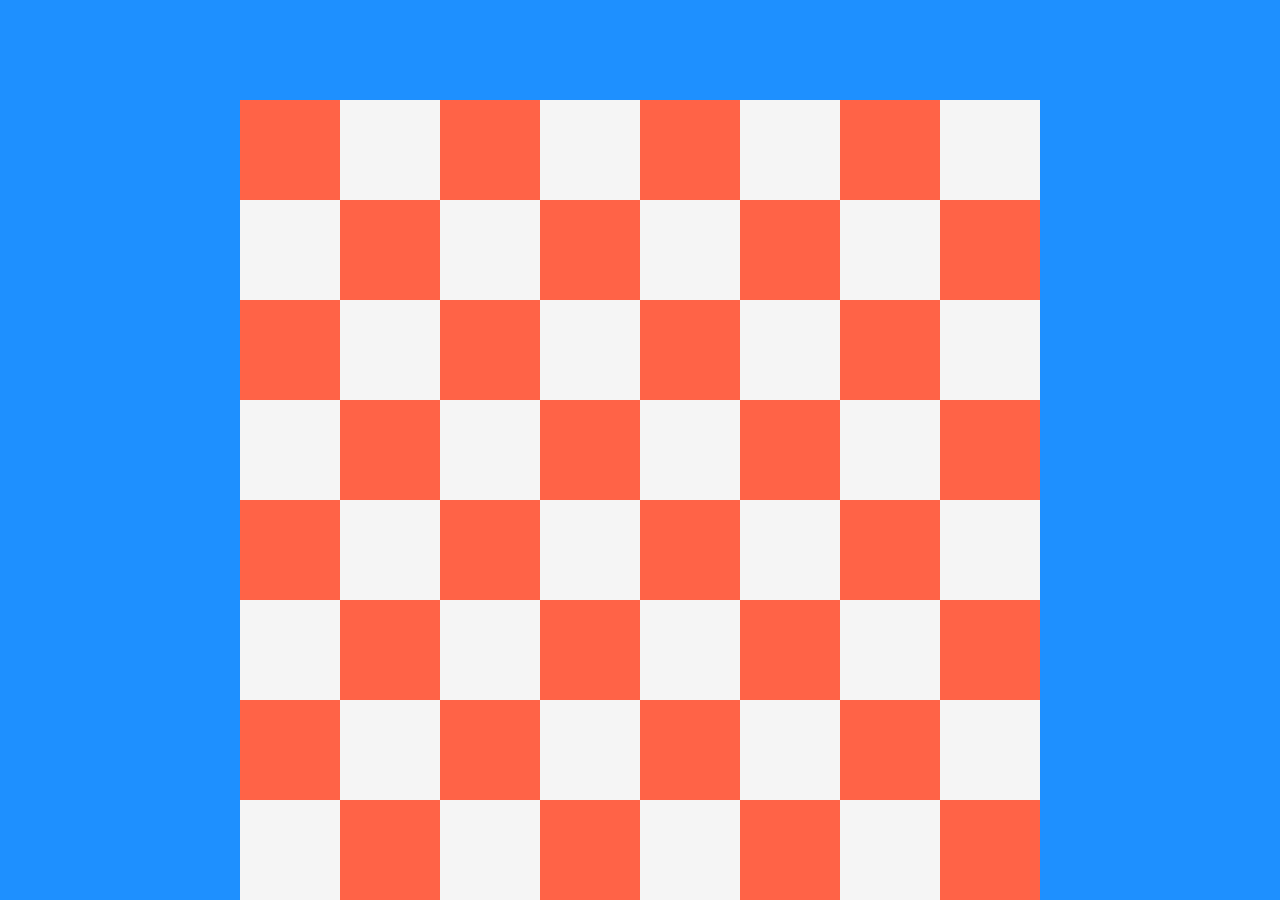
<file: e8/chess/index.html>
<!DOCTYPE html>
<html>
  <head>
    <title>Exercise 8</title>
    <link rel="stylesheet" href="../css/main.css">
  </head>
  <body>
    <div id="board">
      <!-- row 1 -->
      <div class="red"></div>
      <div class="white"></div>
      <div class="red"></div>
      <div class="white"></div>
      <div class="red"></div>
      <div class="white"></div>
      <div class="red"></div>
      <div class="white"></div>
      <!-- row 2 -->
      <div class="white"></div>
      <div class="red"></div>
      <div class="white"></div>
      <div class="red"></div>
      <div class="white"></div>
      <div class="red"></div>
      <div class="white"></div>
      <div class="red"></div>
      <!-- row 3 -->
      <div class="red"></div>
      <div class="white"></div>
      <div class="red"></div>
      <div class="white"></div>
      <div class="red"></div>
      <div class="white"></div>
      <div class="red"></div>
      <div class="white"></div>
      <!-- row 4 -->
      <div class="white"></div>
      <div class="red"></div>
      <div class="white"></div>
      <div class="red"></div>
      <div class="white"></div>
      <div class="red"></div>
      <div class="white"></div>
      <div class="red"></div>
      <!-- row 5 -->
      <div class="red"></div>
      <div class="white"></div>
      <div class="red"></div>
      <div class="white"></div>
      <div class="red"></div>
      <div class="white"></div>
      <div class="red"></div>
      <div class="white"></div>
      <!-- row 6 -->
      <div class="white"></div>
      <div class="red"></div>
      <div class="white"></div>
      <div class="red"></div>
      <div class="white"></div>
      <div class="red"></div>
      <div class="white"></div>
      <div class="red"></div>
      <!-- row 7 -->
      <div class="red"></div>
      <div class="white"></div>
      <div class="red"></div>
      <div class="white"></div>
      <div class="red"></div>
      <div class="white"></div>
      <div class="red"></div>
      <div class="white"></div>
      <!-- row 8 -->
      <div class="white"></div>
      <div class="red"></div>
      <div class="white"></div>
      <div class="red"></div>
      <div class="white"></div>
      <div class="red"></div>
      <div class="white"></div>
      <div class="red"></div>
    </div>
  </body>
</html>
</file>
<file: css/main.css>
/* selector */
body {
  /* change background color - takes rgb(#,#,#), #000000, color name */
  background-color: #5ca8f7;
  /* change font color - same values as background color*/
  color: black;
  /* changes font */
  font-family: sans-serif;
  /* changes font size */
  font-size: 50px;
  letter-spacing: 2px;
  text-transform: uppercase;
  /* margins take 4 potential values
  1 number = all margins are that value (margin: 100px;)
  2 numbers = top/bottom first number, left/right second number (margin: 100px 50px;),
  3 numbers = top first number, left/right second number, bottom third number (margin: 100px 50px 75px;)
  4 numbers = top, right, bottom, left (margin: 100px 50px 75px 25px;)*/
  margin: 100px;
}

h1 {
  text-align: center;
}

a {
  font-size: 50px;
  /* control case of text - uppercase, lowercase, sentence, title */
  text-transform: uppercase;
  letter-spacing: 3px;
  color: teal;
  /* remove anchor underline */
  text-decoration: none;
}
a:hover {
  color: pink;
}
ul {
  list-style-type: none;
  padding: 0;
}
li {
  margin: 25px 0 0 0;
}
#images {
  background-color: #dddddd;
  margin: 0;
  text-align: center;
}
#images img {
  max-width: 100%;
  margin: 25px 0;
}
</file>
<file: e0/css/main.css>
li {
  margin: 15px 0 0 0;
}
</file>
<file: e12/css/main.css>
body {
  margin: 0;
  font-family: sans-serif;
  line-height: 1.4;
}
img {
  width: 100%;
}
.container {
  width: 80vw;
  /* how do I center my container? */
  margin: 150px auto;
  /* delete below this line before final */
}
.header {
  width: 100%;
  height: 500px;
  padding: 100px;
  box-sizing: border-box;
  /* code from https://css-tricks.com/perfect-full-page-background-image/ */
  background: url(../img/image.jpg) no-repeat center center;
  -webkit-background-size: cover;
  -moz-background-size: cover;
  -o-background-size: cover;
  background-size: cover;
  /* delete below this line before final */
}
.mainText {
  width: 50%;
  margin: 30% 0 0 50%;
  /* delete below this line before final */
}

/* styles in media queries only need to be what is changing you do not need to duplicate code if that style is staying the same */

@media only screen and (max-width: 768px) {
  .container {
    margin: 50px auto;
  }
  .mainText {
    width: 100%;
    margin: 20% 0 0 0;
  }
}
</file>
<file: e14/css/main.css>
* {
  box-sizing: border-box;
}
body {
  /* background-color: red; */
  margin: 0;
  height: 300vh;
  /* background: rgb(2,0,36);
  background: linear-gradient(180deg, rgba(2,0,36,1) 0%, rgba(9,9,121,1) 35%, rgba(0,212,255,1) 100%); */
}
/* positions item at coordinates and isn't impacted by the scroll */
.fixed {
  background-color: red;
  width: 300px;
  height: 300px;
  position: fixed;
  top: 300px;
  left: 100px;
}
/* positions item at coordinates and scrolls with page */
.absolute {
  background-color: blue;
  width: 300px;
  height: 300px;
  position: absolute;
  top: 300px;
  left: 400px;
}
/* positions relative to page position it normally would show at */
.relative {
  background-color: yellow;
  width: 100px;
  height: 100px;
  position: relative;
  top: 0;
  left: 50px;
}

/* to use position relative to the parent (.bigdiv) element, give the parent element a position of relative and the child (.littlediv) element a position of absolute. That will reset the child element's 0,0 as the parent's 0,0. */

.bigdiv {
  width: 1000px;
  height: 500px;
  background-color: blue;
  margin: 100px auto;
  position: relative;
}

.littlediv {
  width: 100px;
  height: 50px;
  background-color: yellow;
  position: absolute;
  top: 0;
  right: 0;
}


.head {
  background-color: PaleGreen;
  width: 500px;
  height: 700px;
  border-radius: 50%;
  position: relative;
  margin: 100px auto;
}

.l-eye, .r-eye {
  background-color: white;
  width: 150px;
  height: 100px;
  border-radius: 50%;
  position: absolute;
  top: 200px;
}
.l-eye {
  left: 70px;
}
.r-eye {
  left: 290px;
}
.pupil {
  background-color: black;
  width: 75px;
  height: 75px;
  border-radius: 50%;
  position: absolute;
  top: 15px;
  left: 25px;
  animation-name: pupil;
  animation-duration: 1s;
  animation-iteration-count: infinite;
}
@keyframes pupil {
  0% {left: 25px;}
  50% {left: 50px;}
  100% {left: 25px;}
}
.nose {
  background-color: green;
  width: 75px;
  height: 75px;
  position: absolute;
  top: 350px;
  left: 200px;
}
.l-nostril, .r-nostril {
  background-color: darkgreen;
  width: 15px;
  height: 15px;
  position: absolute;
  top: 50px;
}
.l-nostril {
  left: 15px;
}
.r-nostril {
  left: 45px;
}
.mouth {
  background-color: blue;
  width: 250px;
  height: 50px;
  border-radius: 50%;
  position: absolute;
  bottom: 100px;
  left: 125px;
  animation-name: mouth;
  animation-duration: 4s;
  animation-iteration-count: infinite;
}

@keyframes mouth {
  0% {height: 50px;}
  75  % {height: 150px;}
  100% {height: 50px;}
}
</file>
<file: e4/css/main.css>
html {
  font-size: 100%;} /*16px*/

body {
  background-color: white;
  font-family: sans-serif;
  font-weight: 400;
  line-height: 1.65;
  color: #333;
}

.container {
  width: 800px;
  margin: 100px auto;
}

h1, h2, h3, h4, h5 {
  margin: 2.75rem 0 1.05rem;
  font-family: 'Poppins', sans-serif;
  font-weight: 400;
  line-height: 1.15;
}

h1 {
  margin-top: 0;
  font-size: 4.209em;
}

h2 {font-size: 3.157em;}

h3 {font-size: 2.369em;}

h4 {font-size: 1.777em;}

h5 {font-size: 1.333em;}

p {
  color: black;
  margin-bottom: 1.15rem;
}

.intro {
  color: red;
  font-size: 1.618em;
}
</file>
<file: e6/css/main.css>
body {
  margin: 0;
  overflow-x: hidden;
}
.container {
 width: 110vw;
 margin: -50px -10%;
}
.block-1, .block-2 {
  width: 100px;
  height: 100px;
  float: left;
  /* opacity: .7; */
  border-radius: 50%;
  border: 10px solid black;
}
.block-1 {
  border-color: black;
  margin: 50px;
}
.block-2 {
  border-color: red;
  margin: -50px;
}
.block-3 {
  border-radius: 50%;
  border: 10px solid black;
  float: left;
  width: 200px;
  height: 200px;
  border-color: blue;
  margin: 0;
}
</file>
<file: jquery-variables/css/main.css>
body {
	margin: 0;
	color: black;
}
#container {
	width: 50vw;
	margin: 0 auto;
	padding: 100px 0 0 0;
}

h1, p {
	margin: 0;
}
h1 {
	font-size: 48px;
	text-align: center;
	font-family: sans-serif;
	/*text-transform: uppercase;*/
	letter-spacing: 2px;
}
input {
	width: 50vw;
	height: 40px;
	margin-top: 50px;
	font-size: 30px;
	padding: 25px 0;
	text-align: center;
}
.button {
	width: 150px;
	background-color: black;
	color: white;
	border-radius: 5px;
	padding: 10px 15px;
	margin: 50px auto;
}
.button:hover {
	cursor: pointer;
}
.button p {
	text-align: center;
	font-family: sans-serif;
	text-transform: uppercase;
	letter-spacing: 2px;
	font-weight: bold;
}
</file>
<file: e8/css/main.css>
body {
  margin: 0;
  background-color: dodgerblue;
}
.clearfix:before,
.clearfix:after {
    content: " "; /* 1 */
    display: table; /* 2 */
}
.clearfix:after {
    clear: both;
}
/* css for chess */
#board {
  width: 800px;
  margin: 100px auto;

}
.red, .white {
  float: left;
  width: 100px;
  height: 100px;
}
.red {
  background-color: tomato;
}
.white {
  background-color: whitesmoke;
}

/* css for 3col */

#threecol {
  width: 900px;
  margin: 100px auto;
}
.header, .subhead, .column, .footer {
  background-color: white;
  float: left;
}
.header {
  width: 100%;
  height: 100px;
}
.subhead {
  width: 100%;
  height: 50px;
  margin: 25px 0;
}
.column {
  width: calc((100% - 50px ) / 3);
  height: 900px;
}
.footer {
  width: 100%;
  height: 75px;
  margin: 25px 0 0 0;
}
.margin25 {
  margin: 0 25px;
}
/* percentages and vws */
.percentage {
  width: 50%;
  height: 100px;
  background-color: red;
}
.percentage-2 {
  width: 50%;
  height: 100px;
  background-color: black;
}
.vw {
  width: 50vw;
  height: 100px;
  background-color: blue;
}
.pixel {
  width: 1000px;
  /* height: 100px; */
  background-color: yellow;
  margin: 100px auto;
}
/* css for blog */
.blog-container {
  width: 900px;
  margin: 100px auto;
}
.header {
  width: 900px;
  height: 200px;
  background-color: white;
  float: left;
}
.post {
  width: 700px;
  height: 400px;
  background-color: white;
  float: left;
  margin: 100px 25px 25px 0;
}
.image {
  width: 175px;
  height: 200px;
  background-color: white;
  float: left;
  margin: 100px 0 0;
}
.post-footer {
  width: 700px;
  height: 50px;
  background-color: white;
  float: left;
}

/* css for tennis court */
* {
  box-sizing: border-box;
}
.court {
  width: 900px;
  margin: 100px auto;
}
.side {
  width: 150px;
  height: 600px;
  background-color: lightgreen;
  float: left;
  border: 5px solid white;
}
.back {
  width: 600px;
  height: 200px;
  background-color: lightgreen;
  float: left;
  border: 5px solid white;
}
.service {
  width: 300px;
  height: 400px;
  background-color: lightgreen;
  float: left;
  border: 5px solid white;
}
.single {
  width: 600px;
  float: left;
}
</file>
